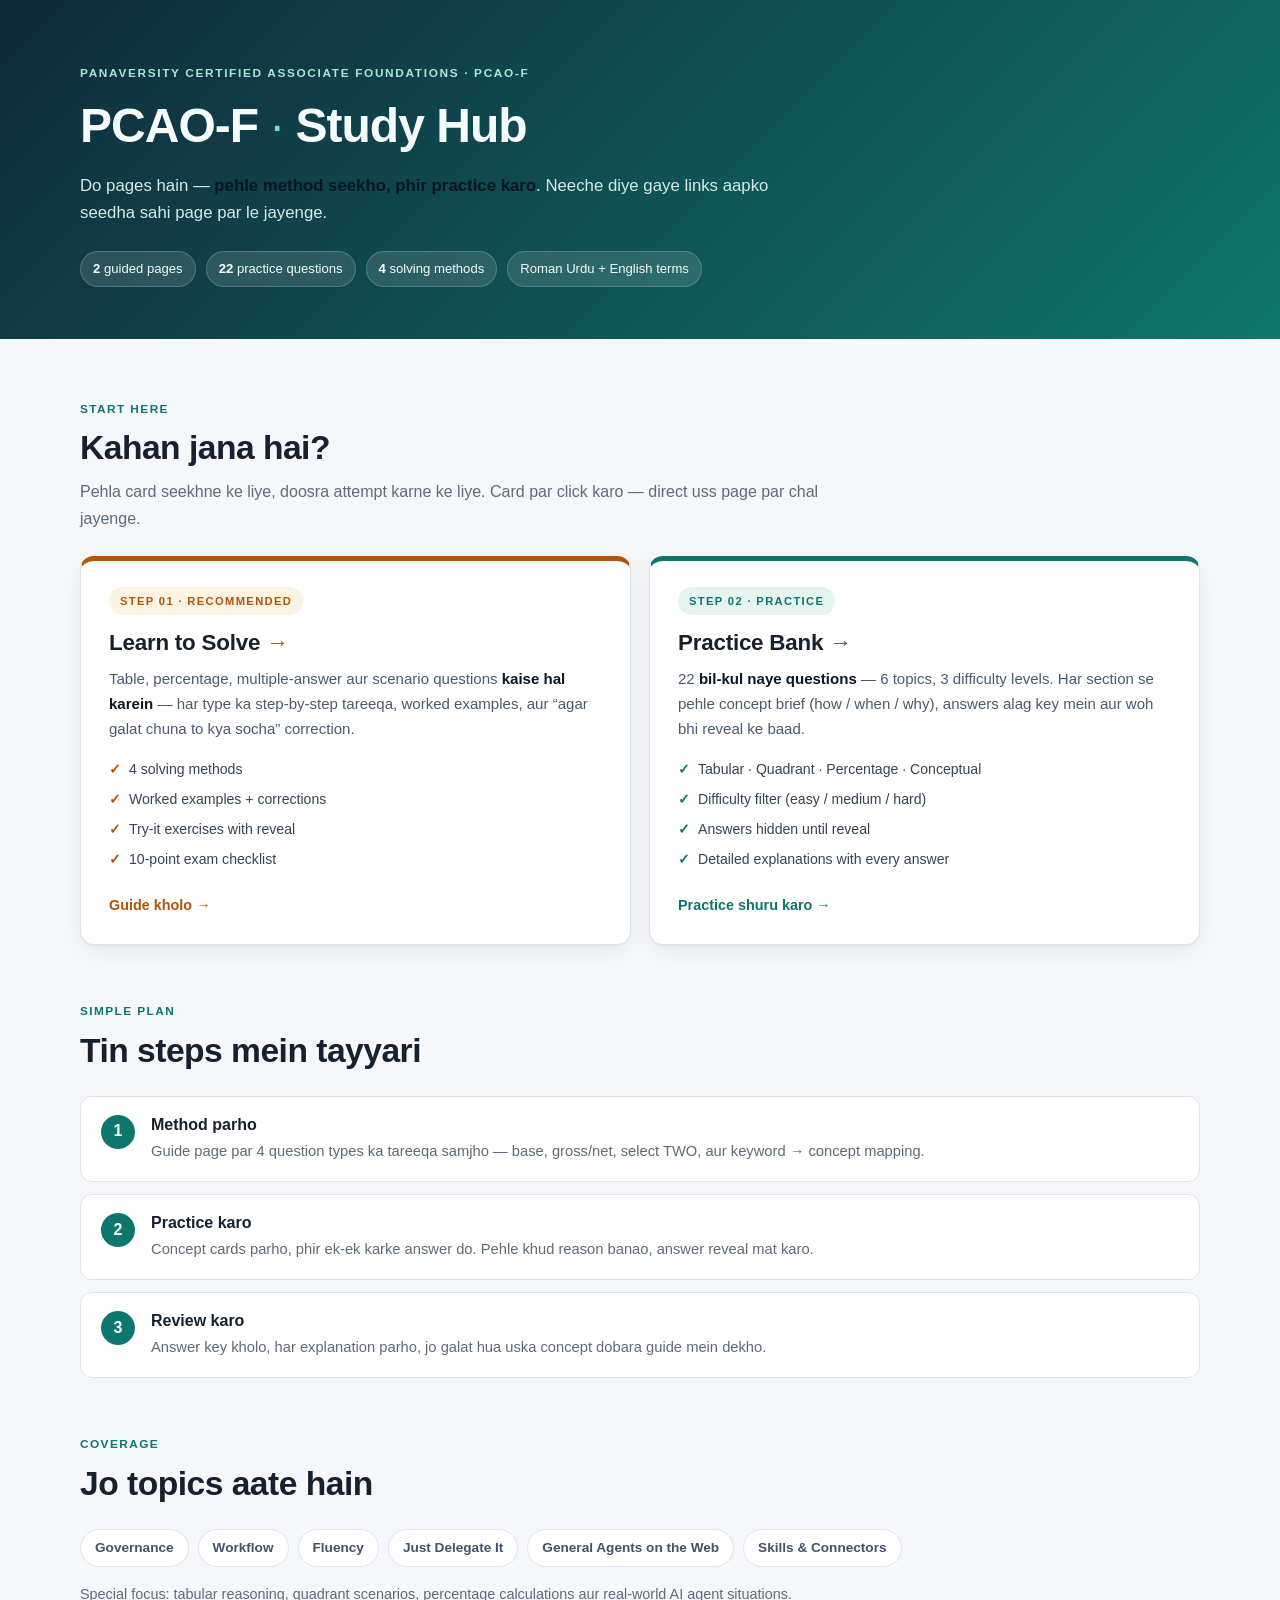
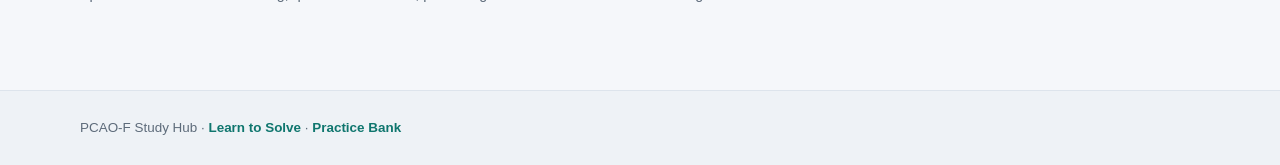
<file: index.html>
<!DOCTYPE html>
<html lang="en">
<head>
  <meta charset="UTF-8">
  <meta name="viewport" content="width=device-width, initial-scale=1.0">
  <title>PCAO-F Study Hub — Start Here</title>
  <link rel="stylesheet" href="styles.css">
  <link rel="stylesheet" href="home.css">
</head>
<body>
  <header class="site-header home-hero">
    <div class="wrap">
      <p class="eyebrow">Panaversity Certified Associate Foundations · PCAO-F</p>
      <h1>PCAO-F <span>·</span> Study Hub</h1>
      <p class="lede">Do pages hain — <strong>pehle method seekho, phir practice karo</strong>. Neeche diye gaye links aapko seedha sahi page par le jayenge.</p>
      <ul class="meta">
        <li><strong>2</strong> guided pages</li>
        <li><strong>22</strong> practice questions</li>
        <li><strong>4</strong> solving methods</li>
        <li>Roman Urdu + English terms</li>
      </ul>
    </div>
  </header>

  <main class="wrap home-main">
    <section class="home-section">
      <div class="section-head">
        <span class="kicker">Start here</span>
        <h2>Kahan jana hai?</h2>
        <p class="section-intro">Pehla card seekhne ke liye, doosra attempt karne ke liye. Card par click karo — direct uss page par chal jayenge.</p>
      </div>

      <div class="path-grid">
        <a class="path-card featured" href="learn.html">
          <span class="path-step">STEP 01 · RECOMMENDED</span>
          <h3>Learn to Solve <span class="arrow">→</span></h3>
          <p>Table, percentage, multiple-answer aur scenario questions <strong>kaise hal karein</strong> — har type ka step-by-step tareeqa, worked examples, aur “agar galat chuna to kya socha” correction.</p>
          <ul class="path-points">
            <li>4 solving methods</li>
            <li>Worked examples + corrections</li>
            <li>Try-it exercises with reveal</li>
            <li>10-point exam checklist</li>
          </ul>
          <span class="path-cta">Guide kholo →</span>
        </a>

        <a class="path-card" href="practice.html">
          <span class="path-step">STEP 02 · PRACTICE</span>
          <h3>Practice Bank <span class="arrow">→</span></h3>
          <p>22 <strong>bil-kul naye questions</strong> — 6 topics, 3 difficulty levels. Har section se pehle concept brief (how / when / why), answers alag key mein aur woh bhi reveal ke baad.</p>
          <ul class="path-points">
            <li>Tabular · Quadrant · Percentage · Conceptual</li>
            <li>Difficulty filter (easy / medium / hard)</li>
            <li>Answers hidden until reveal</li>
            <li>Detailed explanations with every answer</li>
          </ul>
          <span class="path-cta">Practice shuru karo →</span>
        </a>
      </div>
    </section>

    <section class="home-section">
      <div class="section-head">
        <span class="kicker">Simple plan</span>
        <h2>Tin steps mein tayyari</h2>
      </div>
      <ol class="flow">
        <li><span>1</span><div><h3>Method parho</h3><p>Guide page par 4 question types ka tareeqa samjho — base, gross/net, select TWO, aur keyword → concept mapping.</p></div></li>
        <li><span>2</span><div><h3>Practice karo</h3><p>Concept cards parho, phir ek-ek karke answer do. Pehle khud reason banao, answer reveal mat karo.</p></div></li>
        <li><span>3</span><div><h3>Review karo</h3><p>Answer key kholo, har explanation parho, jo galat hua uska concept dobara guide mein dekho.</p></div></li>
      </ol>
    </section>

    <section class="home-section">
      <div class="section-head">
        <span class="kicker">Coverage</span>
        <h2>Jo topics aate hain</h2>
      </div>
      <div class="topic-chips">
        <span>Governance</span>
        <span>Workflow</span>
        <span>Fluency</span>
        <span>Just Delegate It</span>
        <span>General Agents on the Web</span>
        <span>Skills &amp; Connectors</span>
      </div>
      <p class="home-note">Special focus: tabular reasoning, quadrant scenarios, percentage calculations aur real-world AI agent situations.</p>
    </section>
  </main>

  <footer class="site-footer">
    <div class="wrap"><p>PCAO-F Study Hub · <a href="learn.html">Learn to Solve</a> · <a href="practice.html">Practice Bank</a></p></div>
  </footer>
</body>
</html>
</file>
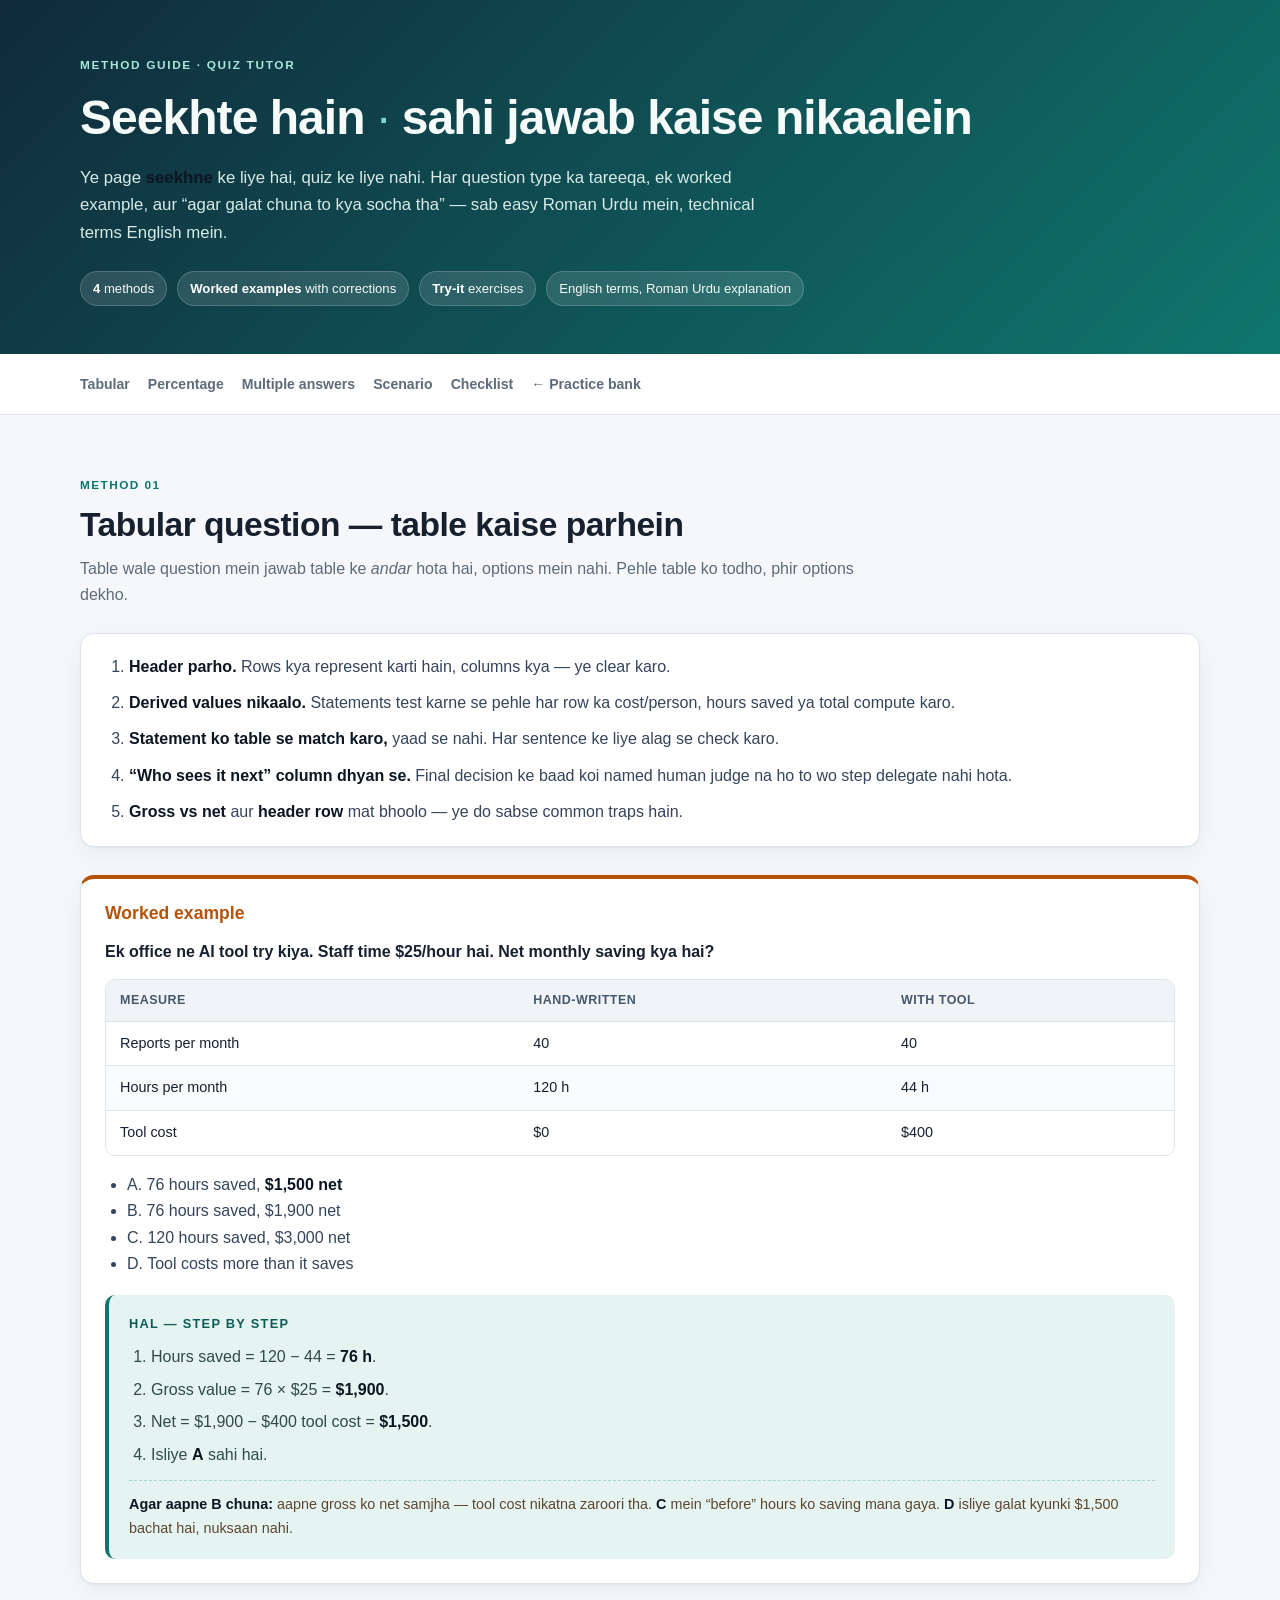
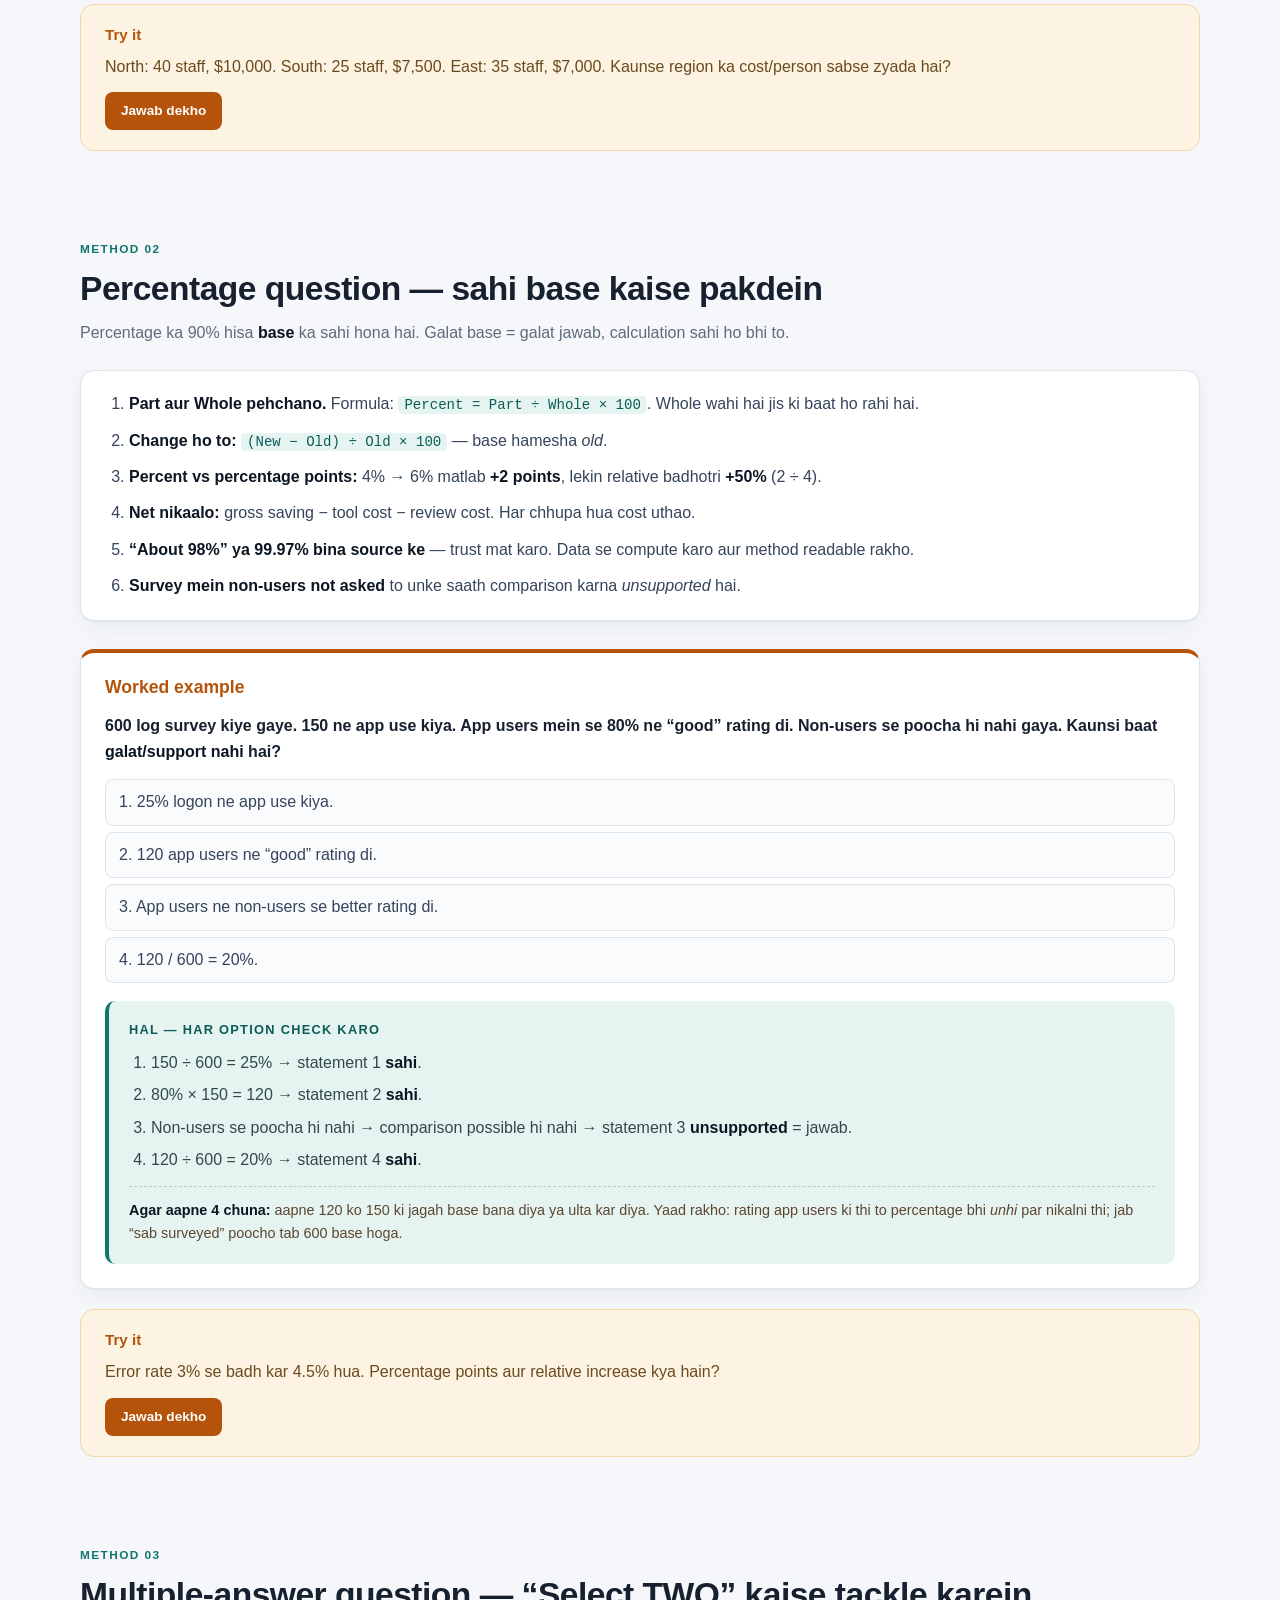
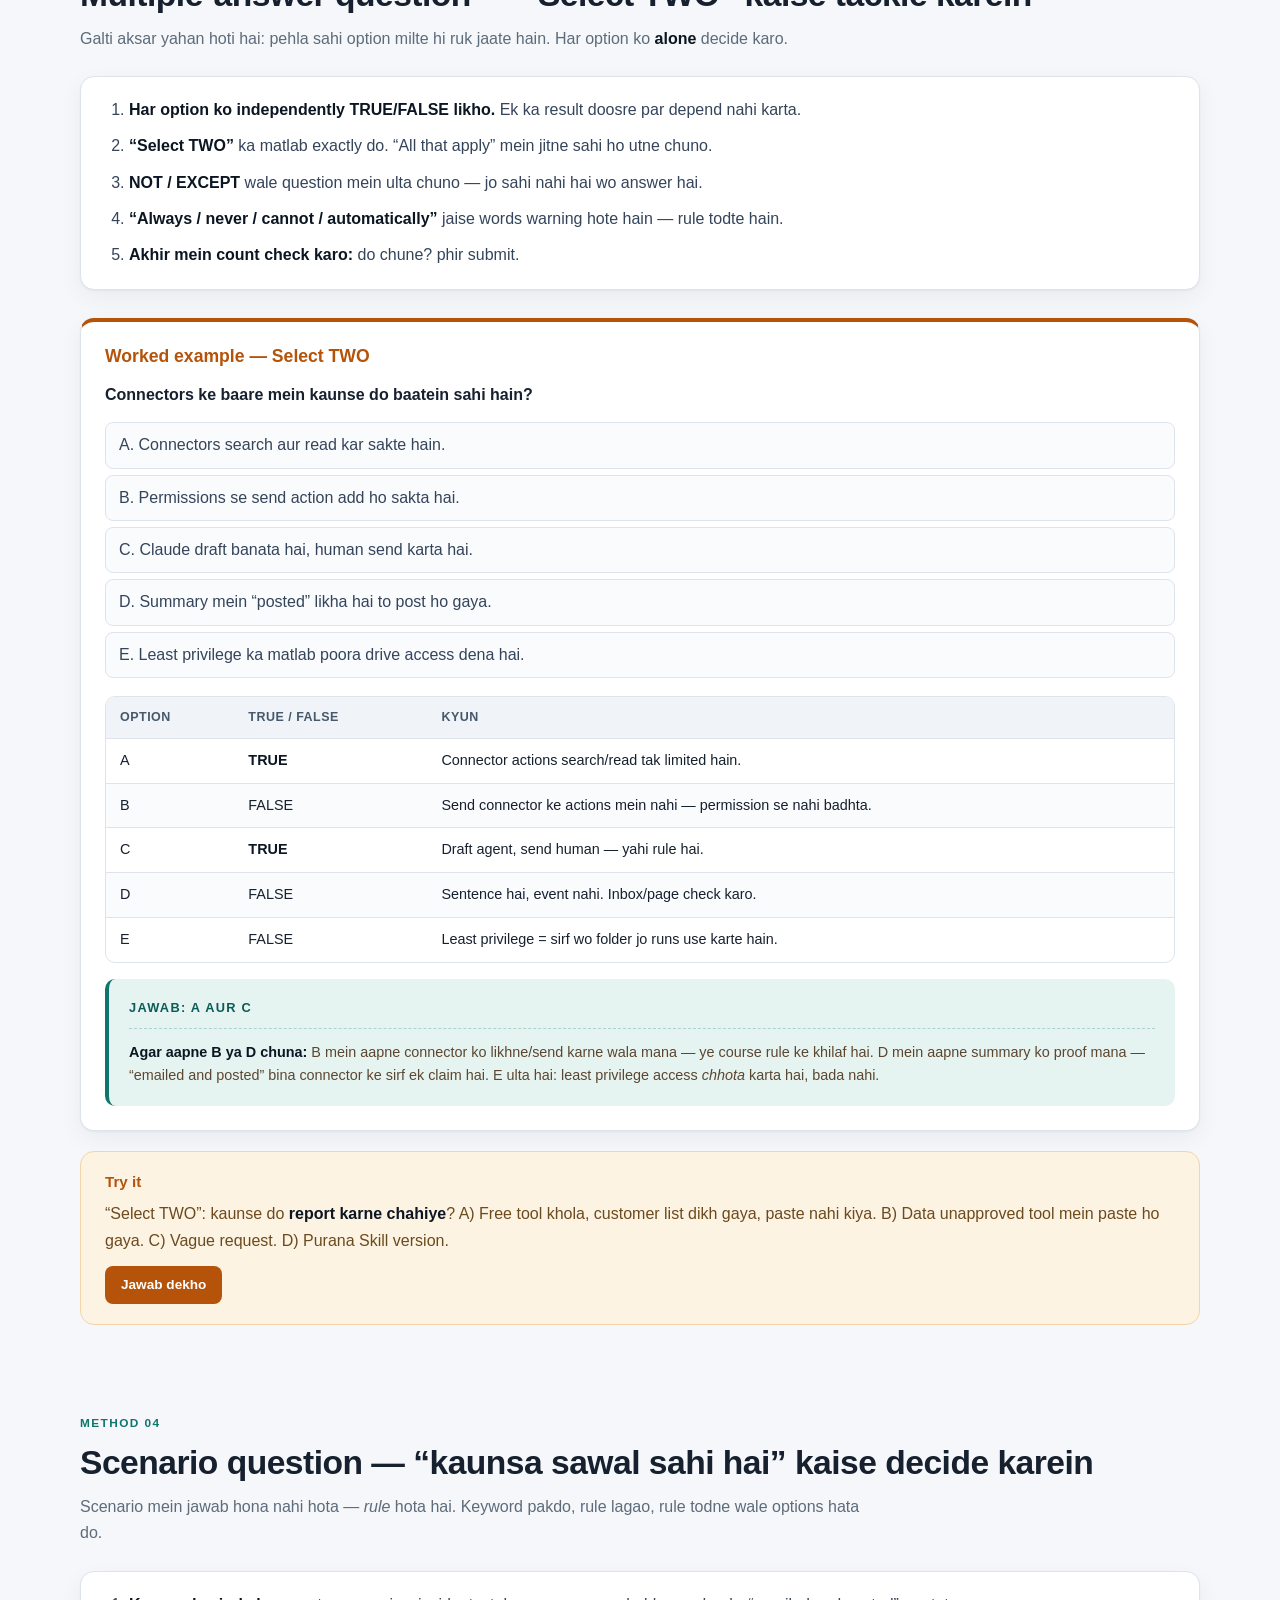
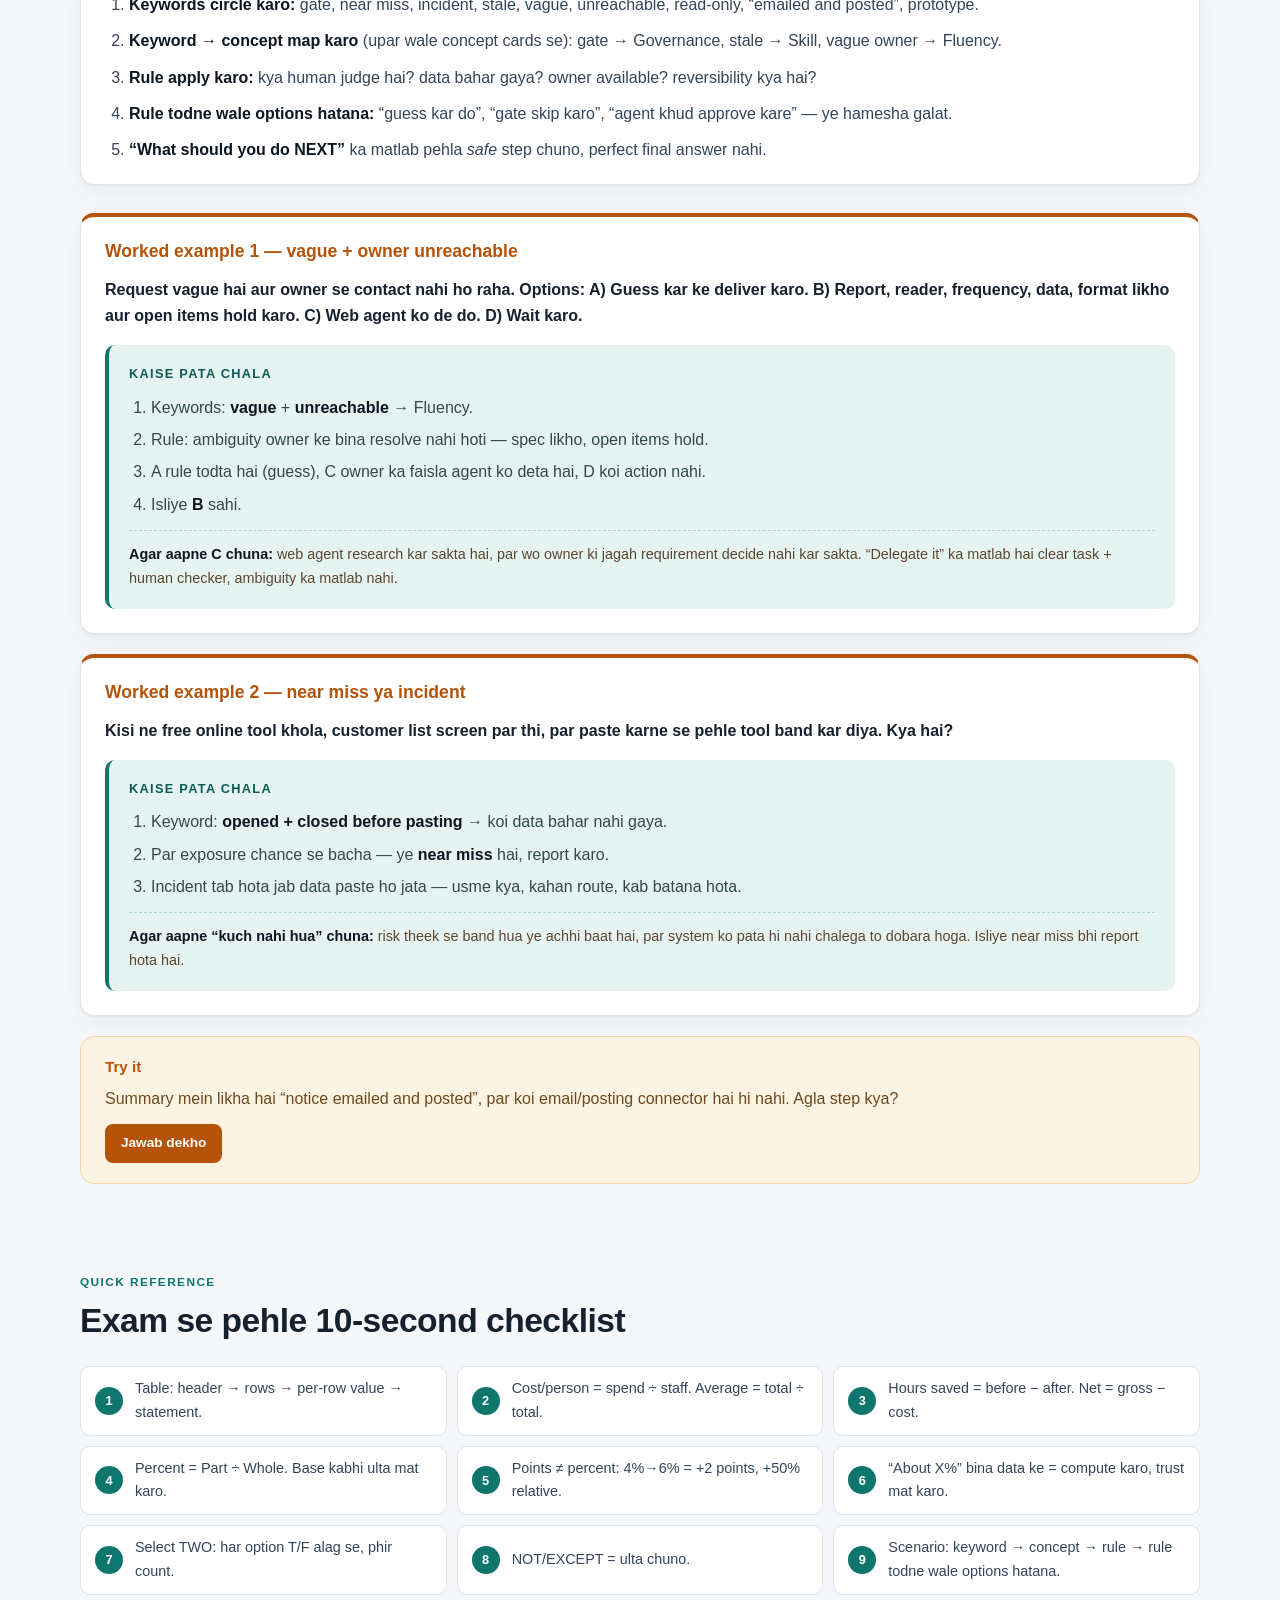
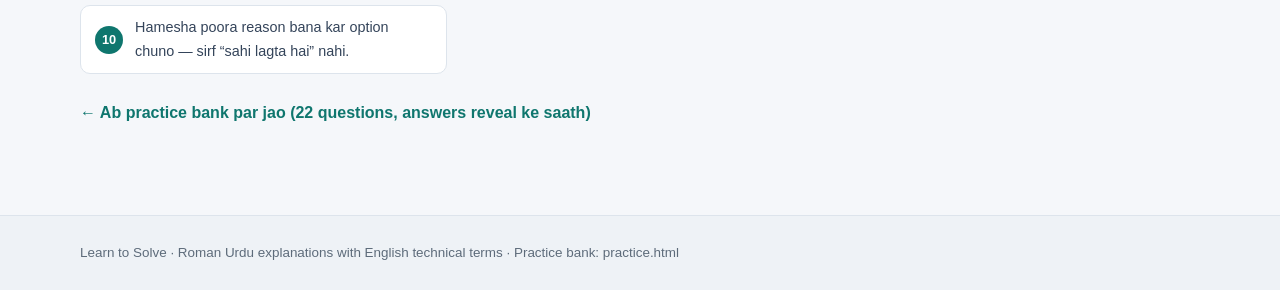
<file: learn.html>
<!DOCTYPE html>
<html lang="en">
<head>
  <meta charset="UTF-8">
  <meta name="viewport" content="width=device-width, initial-scale=1.0">
  <title>Quiz Tutor — Learn to Solve</title>
  <link rel="stylesheet" href="styles.css">
  <link rel="stylesheet" href="learn.css">
</head>
<body>
  <header class="site-header">
    <div class="wrap">
      <p class="eyebrow">Method guide · Quiz Tutor</p>
      <h1>Seekhte hain <span>·</span> sahi jawab kaise nikaalein</h1>
      <p class="lede">Ye page <strong>seekhne</strong> ke liye hai, quiz ke liye nahi. Har question type ka tareeqa, ek worked example, aur “agar galat chuna to kya socha tha” — sab easy Roman Urdu mein, technical terms English mein.</p>
      <ul class="meta">
        <li><strong>4</strong> methods</li>
        <li><strong>Worked examples</strong> with corrections</li>
        <li><strong>Try-it</strong> exercises</li>
        <li>English terms, Roman Urdu explanation</li>
      </ul>
    </div>
  </header>

  <nav class="nav" aria-label="Sections">
    <div class="wrap nav-inner">
      <div class="nav-links">
        <a href="#table">Tabular</a>
        <a href="#percent">Percentage</a>
        <a href="#multi">Multiple answers</a>
        <a href="#scenario">Scenario</a>
        <a href="#checklist">Checklist</a>
        <a href="practice.html">← Practice bank</a>
      </div>
    </div>
  </nav>

  <main class="wrap">
    <section id="table" class="block">
      <div class="section-head">
        <span class="kicker">Method 01</span>
        <h2>Tabular question — table kaise parhein</h2>
        <p class="section-intro">Table wale question mein jawab table ke <em>andar</em> hota hai, options mein nahi. Pehle table ko todho, phir options dekho.</p>
      </div>

      <ol class="method">
        <li><strong>Header parho.</strong> Rows kya represent karti hain, columns kya — ye clear karo.</li>
        <li><strong>Derived values nikaalo.</strong> Statements test karne se pehle har row ka cost/person, hours saved ya total compute karo.</li>
        <li><strong>Statement ko table se match karo,</strong> yaad se nahi. Har sentence ke liye alag se check karo.</li>
        <li><strong>“Who sees it next” column dhyan se.</strong> Final decision ke baad koi named human judge na ho to wo step delegate nahi hota.</li>
        <li><strong>Gross vs net</strong> aur <strong>header row</strong> mat bhoolo — ye do sabse common traps hain.</li>
      </ol>

      <article class="worked">
        <h3>Worked example</h3>
        <p class="q-text">Ek office ne AI tool try kiya. Staff time $25/hour hai. Net monthly saving kya hai?</p>
        <div class="table-scroll">
          <table>
            <thead><tr><th>Measure</th><th>Hand-written</th><th>With tool</th></tr></thead>
            <tbody>
              <tr><td>Reports per month</td><td>40</td><td>40</td></tr>
              <tr><td>Hours per month</td><td>120 h</td><td>44 h</td></tr>
              <tr><td>Tool cost</td><td>$0</td><td>$400</td></tr>
            </tbody>
          </table>
        </div>
        <ul class="opts-list">
          <li>A. 76 hours saved, <strong>$1,500 net</strong></li>
          <li>B. 76 hours saved, $1,900 net</li>
          <li>C. 120 hours saved, $3,000 net</li>
          <li>D. Tool costs more than it saves</li>
        </ul>

        <div class="solution">
          <h4>Hal — step by step</h4>
          <ol>
            <li>Hours saved = 120 − 44 = <strong>76 h</strong>.</li>
            <li>Gross value = 76 × $25 = <strong>$1,900</strong>.</li>
            <li>Net = $1,900 − $400 tool cost = <strong>$1,500</strong>.</li>
            <li>Isliye <strong>A</strong> sahi hai.</li>
          </ol>
          <p class="correction"><strong>Agar aapne B chuna:</strong> aapne gross ko net samjha — tool cost nikatna zaroori tha. <strong>C</strong> mein “before” hours ko saving mana gaya. <strong>D</strong> isliye galat kyunki $1,500 bachat hai, nuksaan nahi.</p>
        </div>
      </article>

      <div class="try-box">
        <h3>Try it</h3>
        <p>North: 40 staff, $10,000. South: 25 staff, $7,500. East: 35 staff, $7,000. Kaunse region ka cost/person sabse zyada hai?</p>
        <button type="button" class="reveal" data-target="tr1">Jawab dekho</button>
        <div class="tiny-answer" id="tr1" hidden><p>North = $250, South = $300, East = $200 → <strong>South</strong>. Pehle har row ka per-person nikaalo, phir compare karo.</p></div>
      </div>
    </section>

    <section id="percent" class="block">
      <div class="section-head">
        <span class="kicker">Method 02</span>
        <h2>Percentage question — sahi base kaise pakdein</h2>
        <p class="section-intro">Percentage ka 90% hisa <strong>base</strong> ka sahi hona hai. Galat base = galat jawab, calculation sahi ho bhi to.</p>
      </div>

      <ol class="method">
        <li><strong>Part aur Whole pehchano.</strong> Formula: <code>Percent = Part ÷ Whole × 100</code>. Whole wahi hai jis ki baat ho rahi hai.</li>
        <li><strong>Change ho to:</strong> <code>(New − Old) ÷ Old × 100</code> — base hamesha <em>old</em>.</li>
        <li><strong>Percent vs percentage points:</strong> 4% → 6% matlab <strong>+2 points</strong>, lekin relative badhotri <strong>+50%</strong> (2 ÷ 4).</li>
        <li><strong>Net nikaalo:</strong> gross saving − tool cost − review cost. Har chhupa hua cost uthao.</li>
        <li><strong>“About 98%” ya 99.97% bina source ke</strong> — trust mat karo. Data se compute karo aur method readable rakho.</li>
        <li><strong>Survey mein non-users not asked</strong> to unke saath comparison karna <em>unsupported</em> hai.</li>
      </ol>

      <article class="worked">
        <h3>Worked example</h3>
        <p class="q-text">600 log survey kiye gaye. 150 ne app use kiya. App users mein se 80% ne “good” rating di. Non-users se poocha hi nahi gaya. Kaunsi baat <strong>galat/support nahi</strong> hai?</p>
        <ol class="opts-list styled">
          <li>1. 25% logon ne app use kiya.</li>
          <li>2. 120 app users ne “good” rating di.</li>
          <li>3. App users ne non-users se better rating di.</li>
          <li>4. 120 / 600 = 20%.</li>
        </ol>
        <div class="solution">
          <h4>Hal — har option check karo</h4>
          <ol>
            <li>150 ÷ 600 = 25% → statement 1 <strong>sahi</strong>.</li>
            <li>80% × 150 = 120 → statement 2 <strong>sahi</strong>.</li>
            <li>Non-users se poocha hi nahi → comparison possible hi nahi → statement 3 <strong>unsupported</strong> = jawab.</li>
            <li>120 ÷ 600 = 20% → statement 4 <strong>sahi</strong>.</li>
          </ol>
          <p class="correction"><strong>Agar aapne 4 chuna:</strong> aapne 120 ko 150 ki jagah base bana diya ya ulta kar diya. Yaad rakho: rating app users ki thi to percentage bhi <em>unhi</em> par nikalni thi; jab “sab surveyed” poocho tab 600 base hoga.</p>
        </div>
      </article>

      <div class="try-box">
        <h3>Try it</h3>
        <p>Error rate 3% se badh kar 4.5% hua. Percentage points aur relative increase kya hain?</p>
        <button type="button" class="reveal" data-target="tr2">Jawab dekho</button>
        <div class="tiny-answer" id="tr2" hidden><p><strong>+1.5 percentage points</strong> (4.5 − 3) aur <strong>+50% relative</strong> (1.5 ÷ 3 = 0.5). “1.5% relative” bolna galat hai.</p></div>
      </div>
    </section>

    <section id="multi" class="block">
      <div class="section-head">
        <span class="kicker">Method 03</span>
        <h2>Multiple-answer question — “Select TWO” kaise tackle karein</h2>
        <p class="section-intro">Galti aksar yahan hoti hai: pehla sahi option milte hi ruk jaate hain. Har option ko <strong>alone</strong> decide karo.</p>
      </div>

      <ol class="method">
        <li><strong>Har option ko independently TRUE/FALSE likho.</strong> Ek ka result doosre par depend nahi karta.</li>
        <li><strong>“Select TWO”</strong> ka matlab exactly do. “All that apply” mein jitne sahi ho utne chuno.</li>
        <li><strong>NOT / EXCEPT</strong> wale question mein ulta chuno — jo sahi nahi hai wo answer hai.</li>
        <li><strong>“Always / never / cannot / automatically”</strong> jaise words warning hote hain — rule todte hain.</li>
        <li><strong>Akhir mein count check karo:</strong> do chune? phir submit.</li>
      </ol>

      <article class="worked">
        <h3>Worked example — Select TWO</h3>
        <p class="q-text">Connectors ke baare mein kaunse do baatein sahi hain?</p>
        <ul class="opts-list styled">
          <li>A. Connectors search aur read kar sakte hain.</li>
          <li>B. Permissions se send action add ho sakta hai.</li>
          <li>C. Claude draft banata hai, human send karta hai.</li>
          <li>D. Summary mein “posted” likha hai to post ho gaya.</li>
          <li>E. Least privilege ka matlab poora drive access dena hai.</li>
        </ul>
        <div class="table-scroll">
          <table>
            <thead><tr><th>Option</th><th>True / False</th><th>Kyun</th></tr></thead>
            <tbody>
              <tr><td>A</td><td><strong>TRUE</strong></td><td>Connector actions search/read tak limited hain.</td></tr>
              <tr><td>B</td><td>FALSE</td><td>Send connector ke actions mein nahi — permission se nahi badhta.</td></tr>
              <tr><td>C</td><td><strong>TRUE</strong></td><td>Draft agent, send human — yahi rule hai.</td></tr>
              <tr><td>D</td><td>FALSE</td><td>Sentence hai, event nahi. Inbox/page check karo.</td></tr>
              <tr><td>E</td><td>FALSE</td><td>Least privilege = sirf wo folder jo runs use karte hain.</td></tr>
            </tbody>
          </table>
        </div>
        <div class="solution">
          <h4>Jawab: A aur C</h4>
          <p class="correction"><strong>Agar aapne B ya D chuna:</strong> B mein aapne connector ko likhne/send karne wala mana — ye course rule ke khilaf hai. D mein aapne summary ko proof mana — “emailed and posted” bina connector ke sirf ek claim hai. E ulta hai: least privilege access <em>chhota</em> karta hai, bada nahi.</p>
        </div>
      </article>

      <div class="try-box">
        <h3>Try it</h3>
        <p>“Select TWO”: kaunse do <strong>report karne chahiye</strong>? A) Free tool khola, customer list dikh gaya, paste nahi kiya. B) Data unapproved tool mein paste ho gaya. C) Vague request. D) Purana Skill version.</p>
        <button type="button" class="reveal" data-target="tr3">Jawab dekho</button>
        <div class="tiny-answer" id="tr3" hidden><p><strong>A aur B.</strong> A near miss hai (report karo), B incident hai (report karo — kya, kahan route, kab). C aur D report karne wale events nahi; unka fix alag hai.</p></div>
      </div>
    </section>

    <section id="scenario" class="block">
      <div class="section-head">
        <span class="kicker">Method 04</span>
        <h2>Scenario question — “kaunsa sawal sahi hai” kaise decide karein</h2>
        <p class="section-intro">Scenario mein jawab hona nahi hota — <em>rule</em> hota hai. Keyword pakdo, rule lagao, rule todne wale options hata do.</p>
      </div>

      <ol class="method">
        <li><strong>Keywords circle karo:</strong> gate, near miss, incident, stale, vague, unreachable, read-only, “emailed and posted”, prototype.</li>
        <li><strong>Keyword → concept map karo</strong> (upar wale concept cards se): gate → Governance, stale → Skill, vague owner → Fluency.</li>
        <li><strong>Rule apply karo:</strong> kya human judge hai? data bahar gaya? owner available? reversibility kya hai?</li>
        <li><strong>Rule todne wale options hatana:</strong> “guess kar do”, “gate skip karo”, “agent khud approve kare” — ye hamesha galat.</li>
        <li><strong>“What should you do NEXT”</strong> ka matlab pehla <em>safe</em> step chuno, perfect final answer nahi.</li>
      </ol>

      <article class="worked">
        <h3>Worked example 1 — vague + owner unreachable</h3>
        <p class="q-text">Request vague hai aur owner se contact nahi ho raha. Options: A) Guess kar ke deliver karo. B) Report, reader, frequency, data, format likho aur open items hold karo. C) Web agent ko de do. D) Wait karo.</p>
        <div class="solution">
          <h4>Kaise pata chala</h4>
          <ol>
            <li>Keywords: <strong>vague</strong> + <strong>unreachable</strong> → Fluency.</li>
            <li>Rule: ambiguity owner ke bina resolve nahi hoti — spec likho, open items hold.</li>
            <li>A rule todta hai (guess), C owner ka faisla agent ko deta hai, D koi action nahi.</li>
            <li>Isliye <strong>B</strong> sahi.</li>
          </ol>
          <p class="correction"><strong>Agar aapne C chuna:</strong> web agent research kar sakta hai, par wo owner ki jagah requirement decide nahi kar sakta. “Delegate it” ka matlab hai clear task + human checker, ambiguity ka matlab nahi.</p>
        </div>
      </article>

      <article class="worked">
        <h3>Worked example 2 — near miss ya incident</h3>
        <p class="q-text">Kisi ne free online tool khola, customer list screen par thi, par paste karne se pehle tool band kar diya. Kya hai?</p>
        <div class="solution">
          <h4>Kaise pata chala</h4>
          <ol>
            <li>Keyword: <strong>opened + closed before pasting</strong> → koi data bahar nahi gaya.</li>
            <li>Par exposure chance se bacha — ye <strong>near miss</strong> hai, report karo.</li>
            <li>Incident tab hota jab data paste ho jata — usme kya, kahan route, kab batana hota.</li>
          </ol>
          <p class="correction"><strong>Agar aapne “kuch nahi hua” chuna:</strong> risk theek se band hua ye achhi baat hai, par system ko pata hi nahi chalega to dobara hoga. Isliye near miss bhi report hota hai.</p>
        </div>
      </article>

      <div class="try-box">
        <h3>Try it</h3>
        <p>Summary mein likha hai “notice emailed and posted”, par koi email/posting connector hai hi nahi. Agla step kya?</p>
        <button type="button" class="reveal" data-target="tr4">Jawab dekho</button>
        <div class="tiny-answer" id="tr4" hidden><p>Ye <strong>sentence hai, event nahi</strong>. Pehle inbox/page check karo, phir agar nahi hua to khud karo. Connector ke bina agent ne send nahi kiya.</p></div>
      </div>
    </section>

    <section id="checklist" class="block">
      <div class="section-head">
        <span class="kicker">Quick reference</span>
        <h2>Exam se pehle 10-second checklist</h2>
      </div>
      <div class="checklist">
        <div><span>1</span><p>Table: header → rows → per-row value → statement.</p></div>
        <div><span>2</span><p>Cost/person = spend ÷ staff. Average = total ÷ total.</p></div>
        <div><span>3</span><p>Hours saved = before − after. Net = gross − cost.</p></div>
        <div><span>4</span><p>Percent = Part ÷ Whole. Base kabhi ulta mat karo.</p></div>
        <div><span>5</span><p>Points ≠ percent: 4%→6% = +2 points, +50% relative.</p></div>
        <div><span>6</span><p>“About X%” bina data ke = compute karo, trust mat karo.</p></div>
        <div><span>7</span><p>Select TWO: har option T/F alag se, phir count.</p></div>
        <div><span>8</span><p>NOT/EXCEPT = ulta chuno.</p></div>
        <div><span>9</span><p>Scenario: keyword → concept → rule → rule todne wale options hatana.</p></div>
        <div><span>10</span><p>Hamesha poora reason bana kar option chuno — sirf “sahi lagta hai” nahi.</p></div>
      </div>
      <p class="back-link"><a href="practice.html">← Ab practice bank par jao (22 questions, answers reveal ke saath)</a></p>
    </section>
  </main>

  <footer class="site-footer">
    <div class="wrap"><p>Learn to Solve · Roman Urdu explanations with English technical terms · Practice bank: practice.html</p></div>
  </footer>

  <script>
    document.querySelectorAll('.reveal').forEach(button => {
      button.addEventListener('click', () => {
        const target = document.getElementById(button.dataset.target);
        target.hidden = !target.hidden;
        button.textContent = target.hidden ? 'Jawab dekho' : 'Jawab chhupao';
      });
    });
  </script>
</body>
</html>
</file>
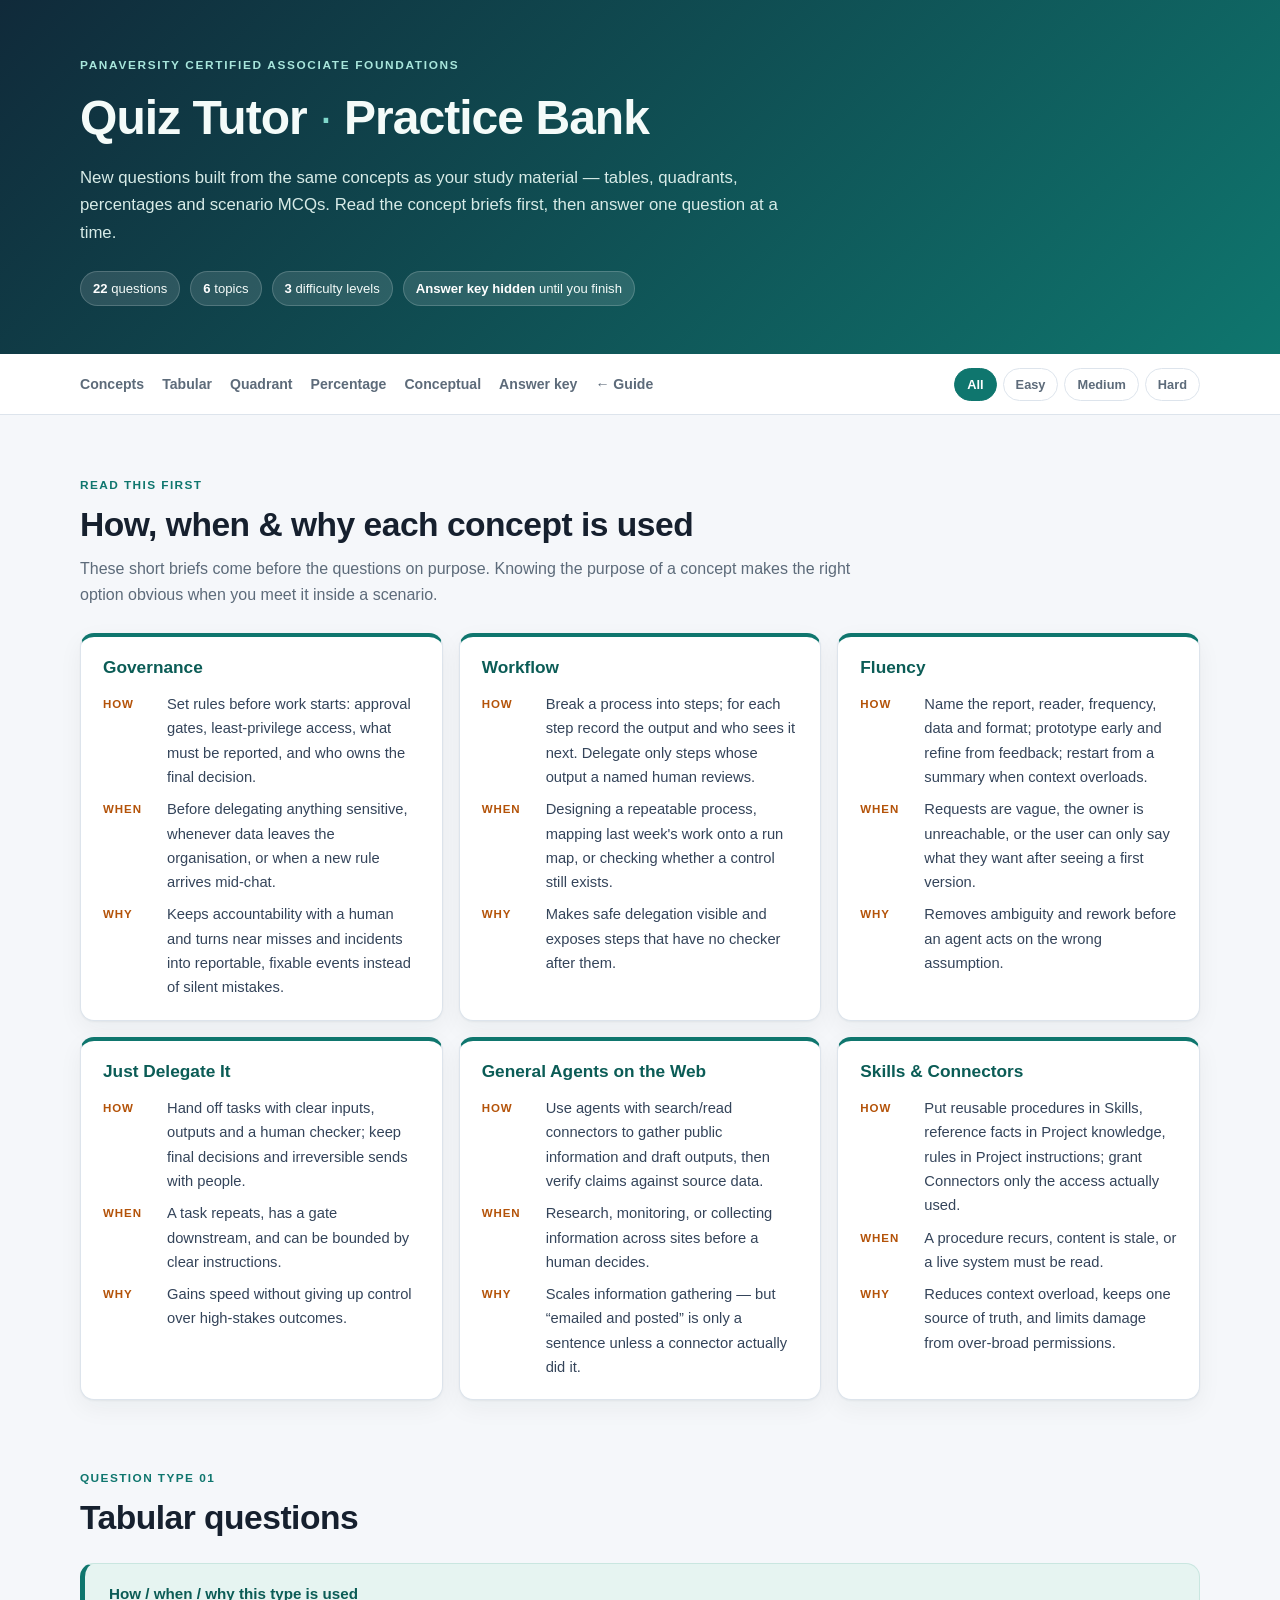
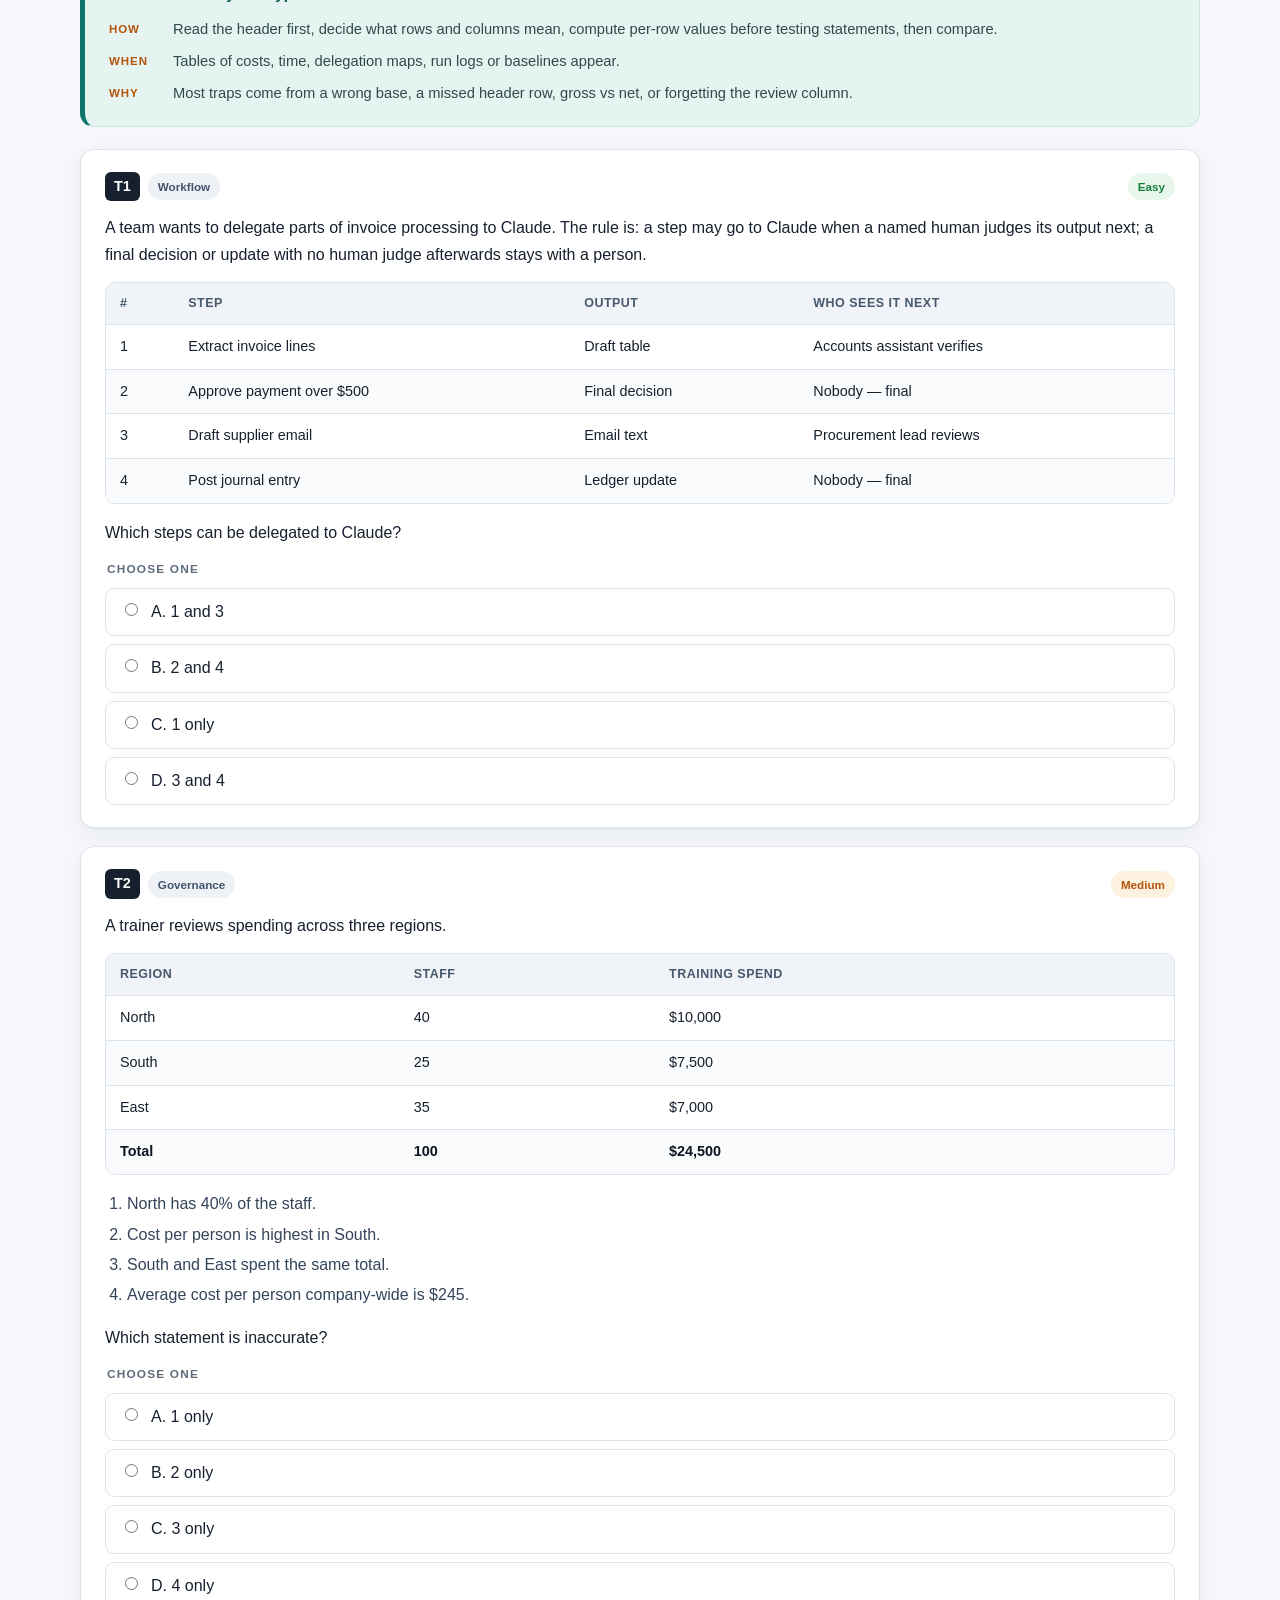
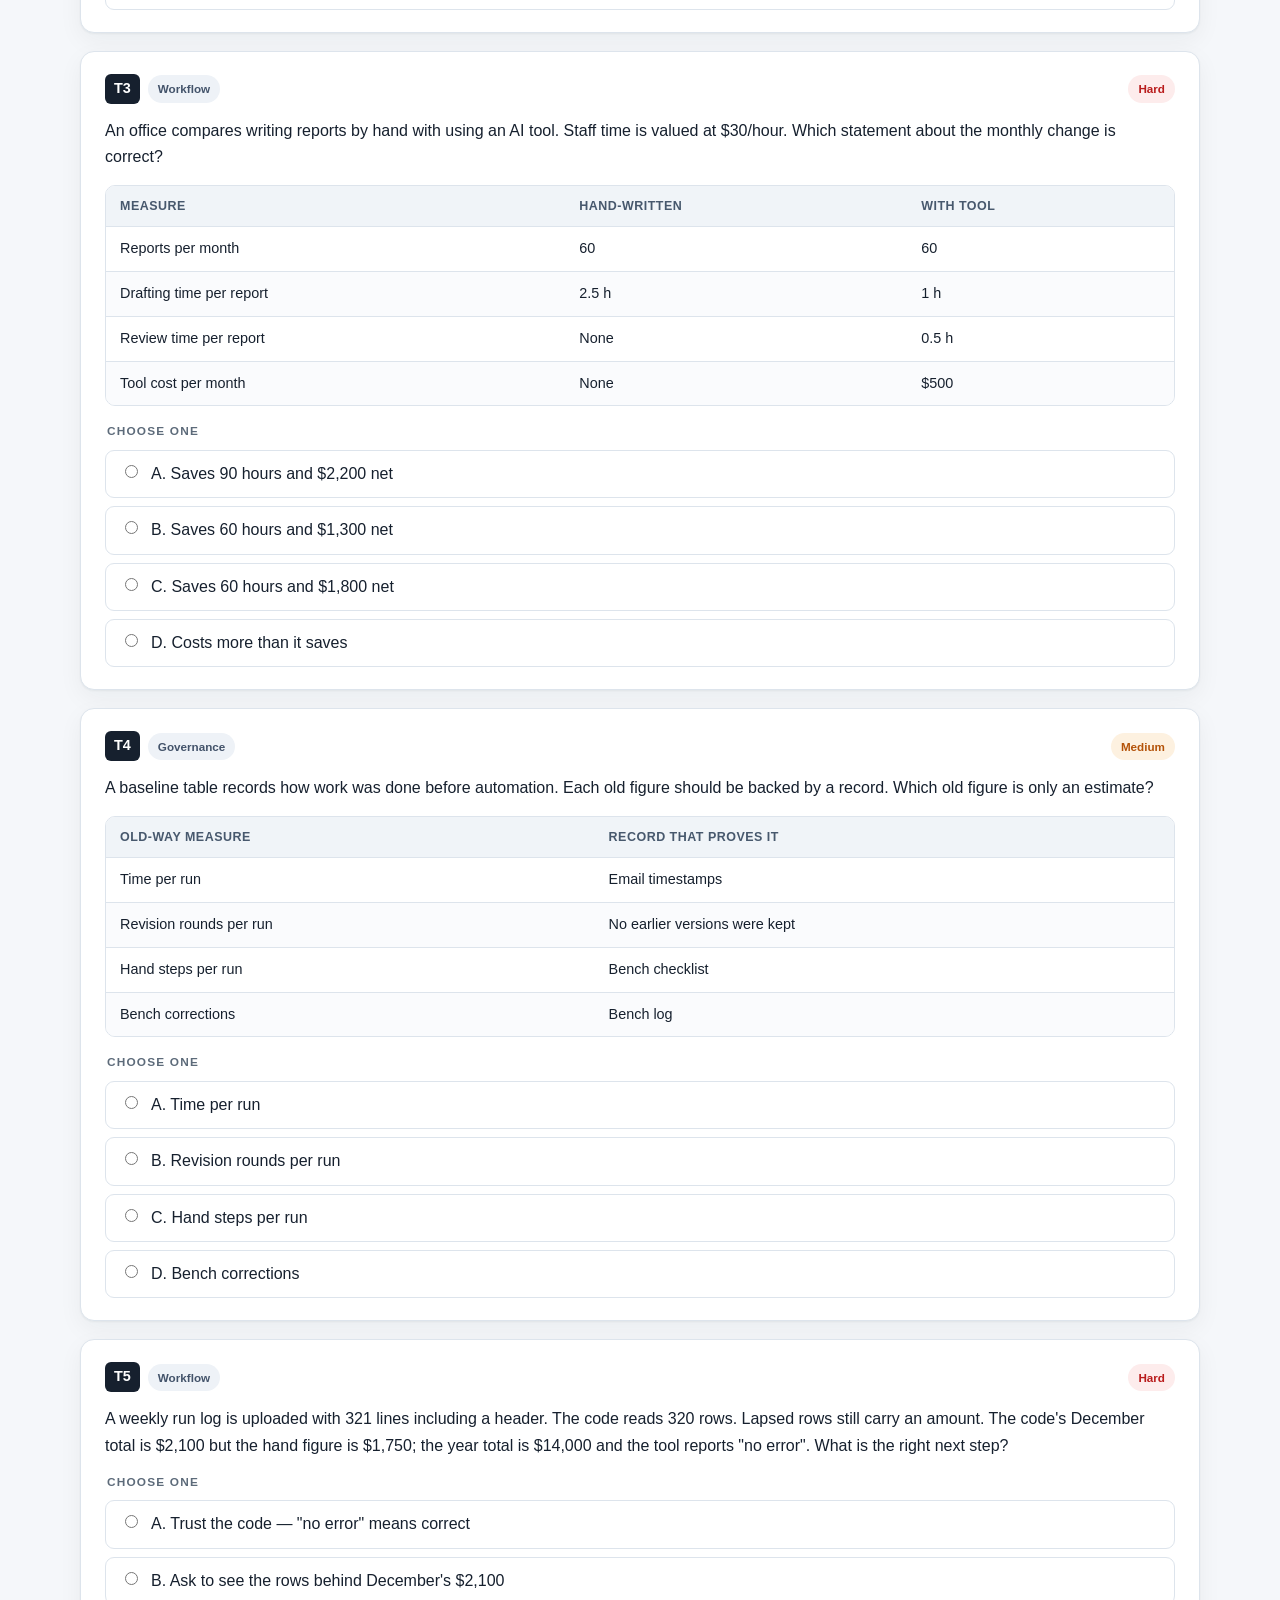
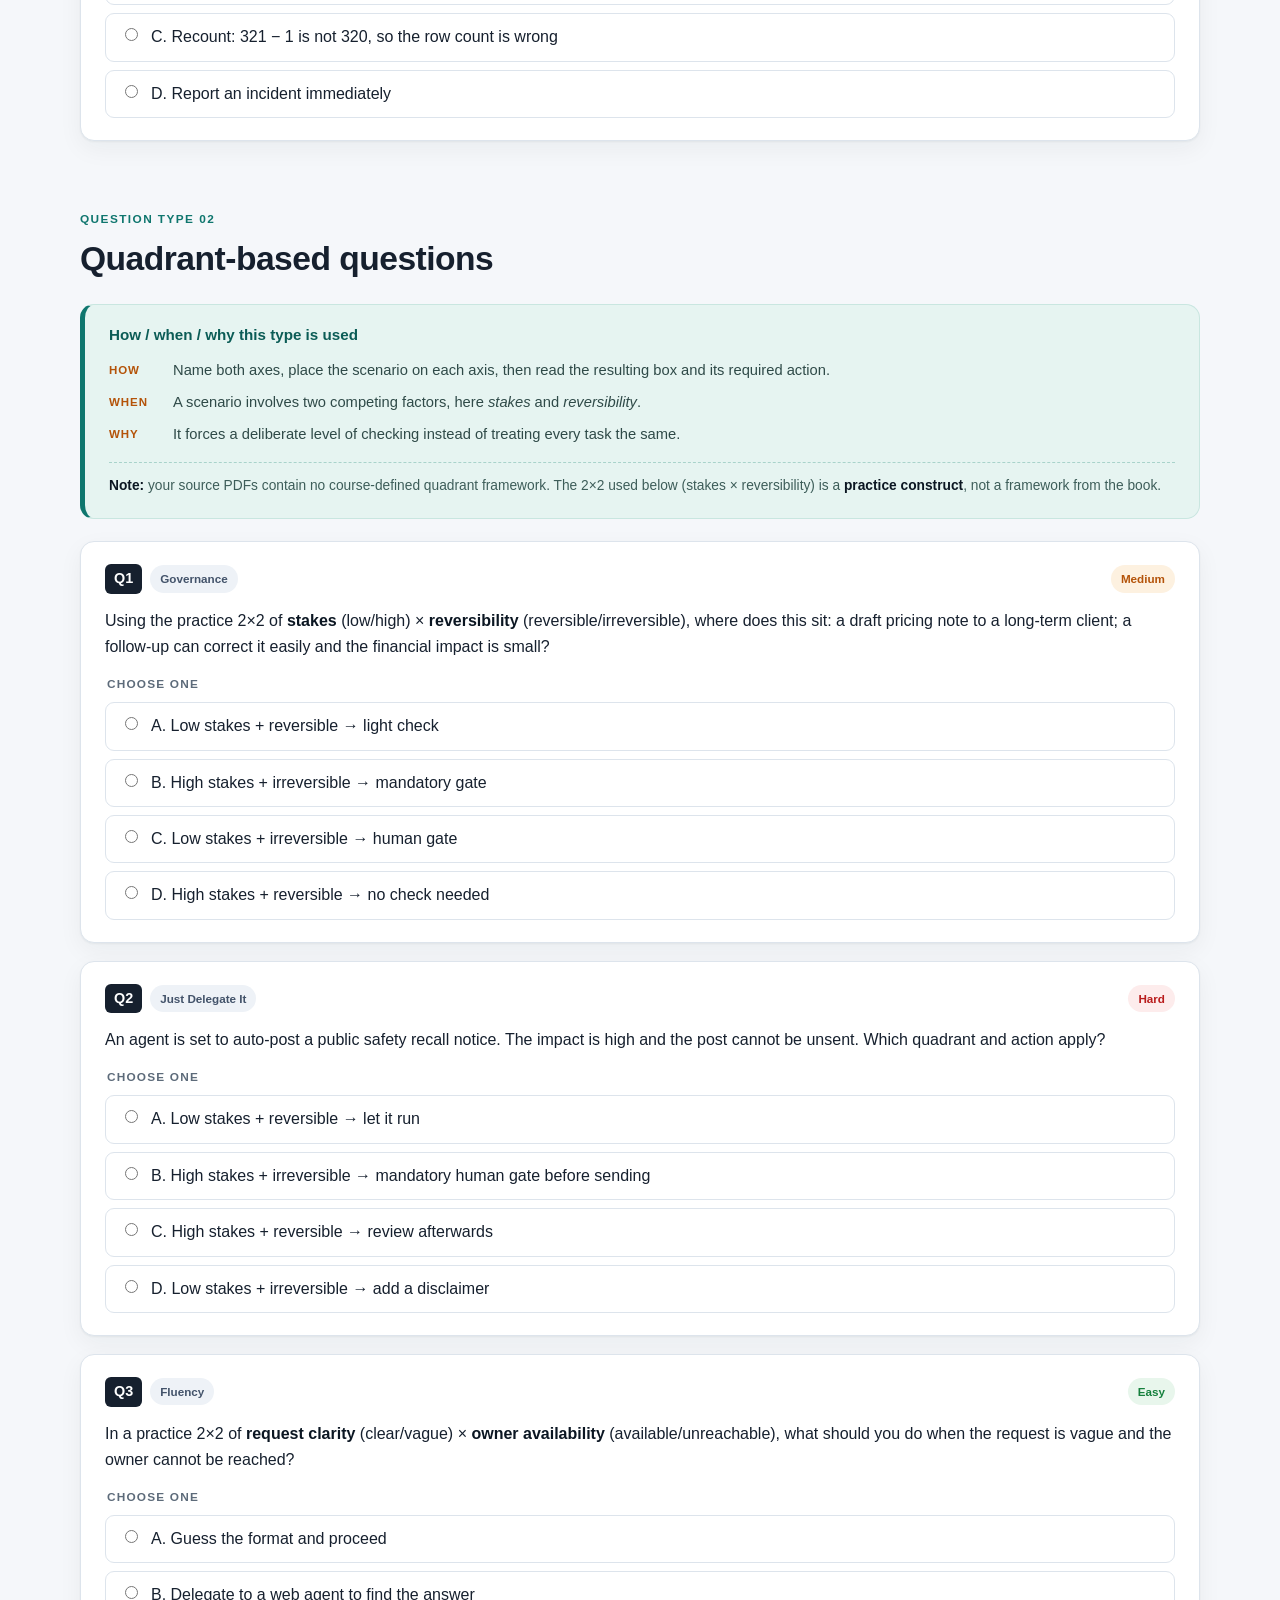
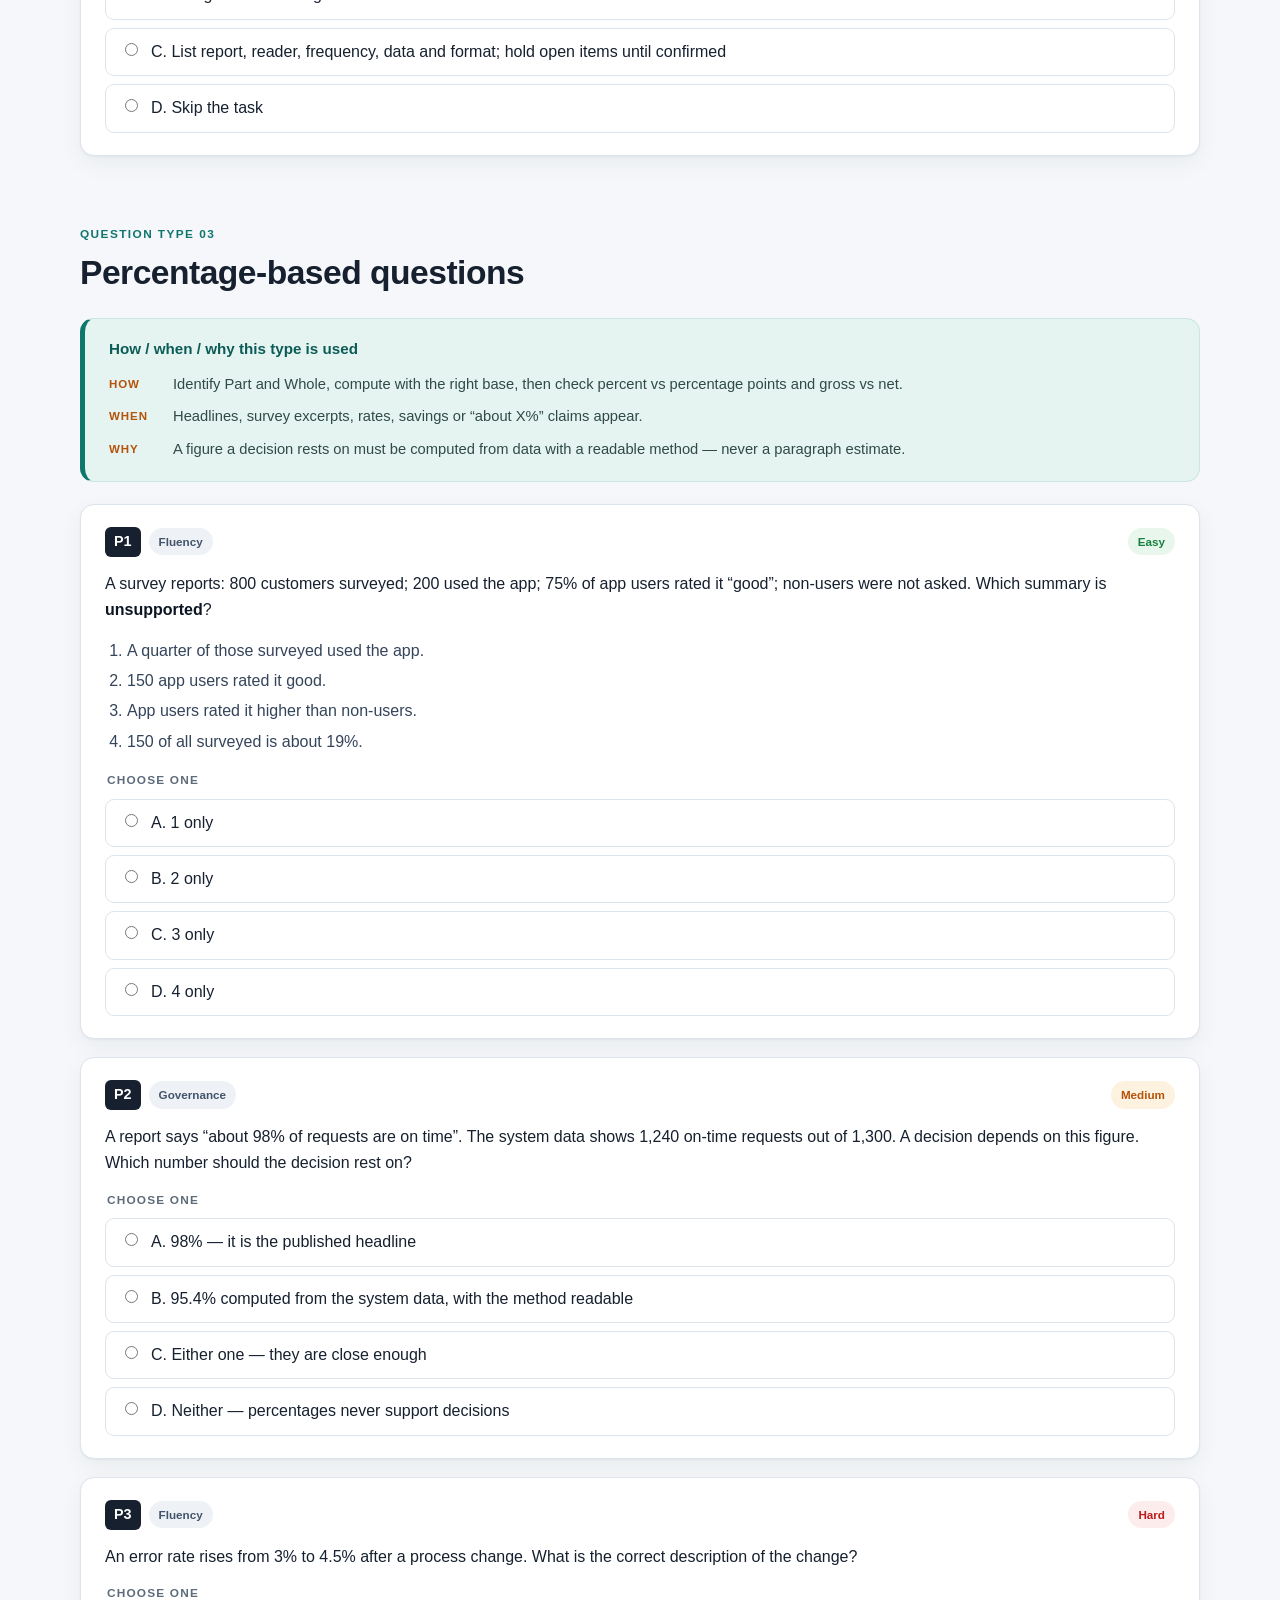
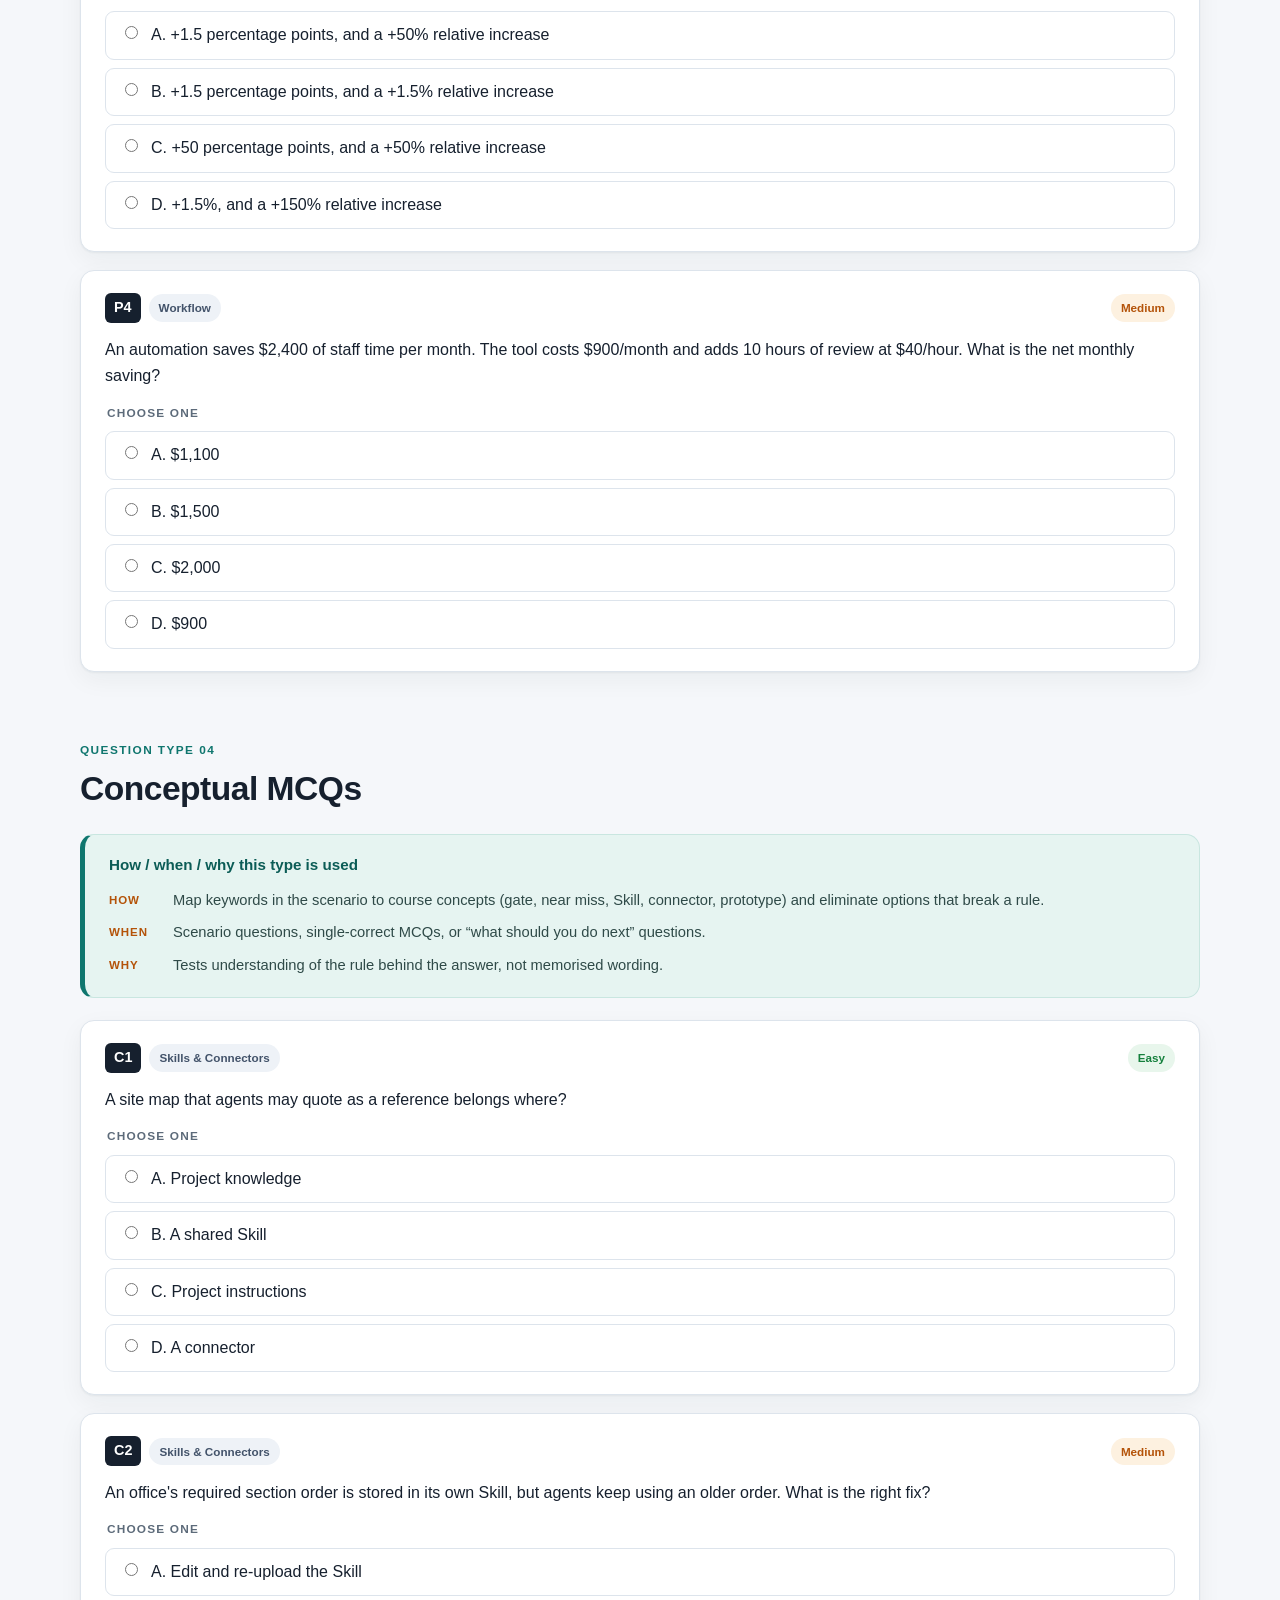
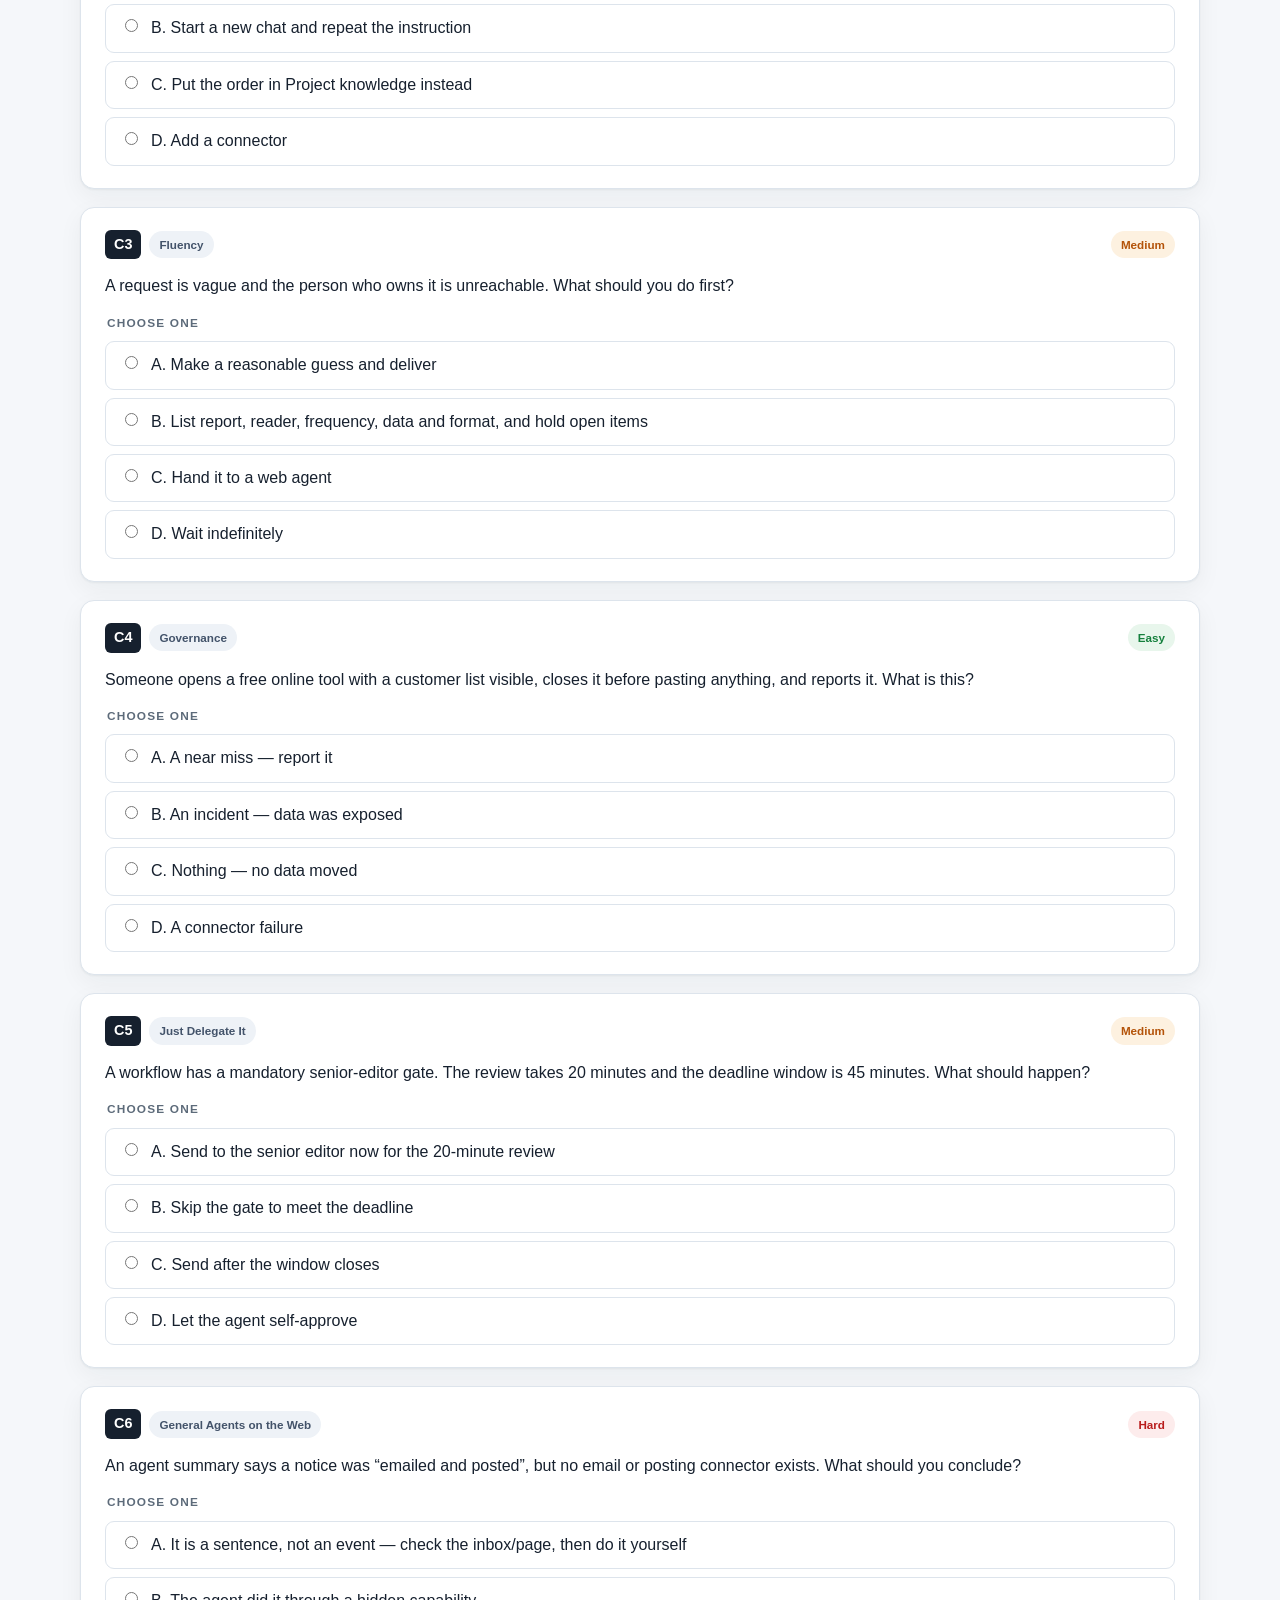
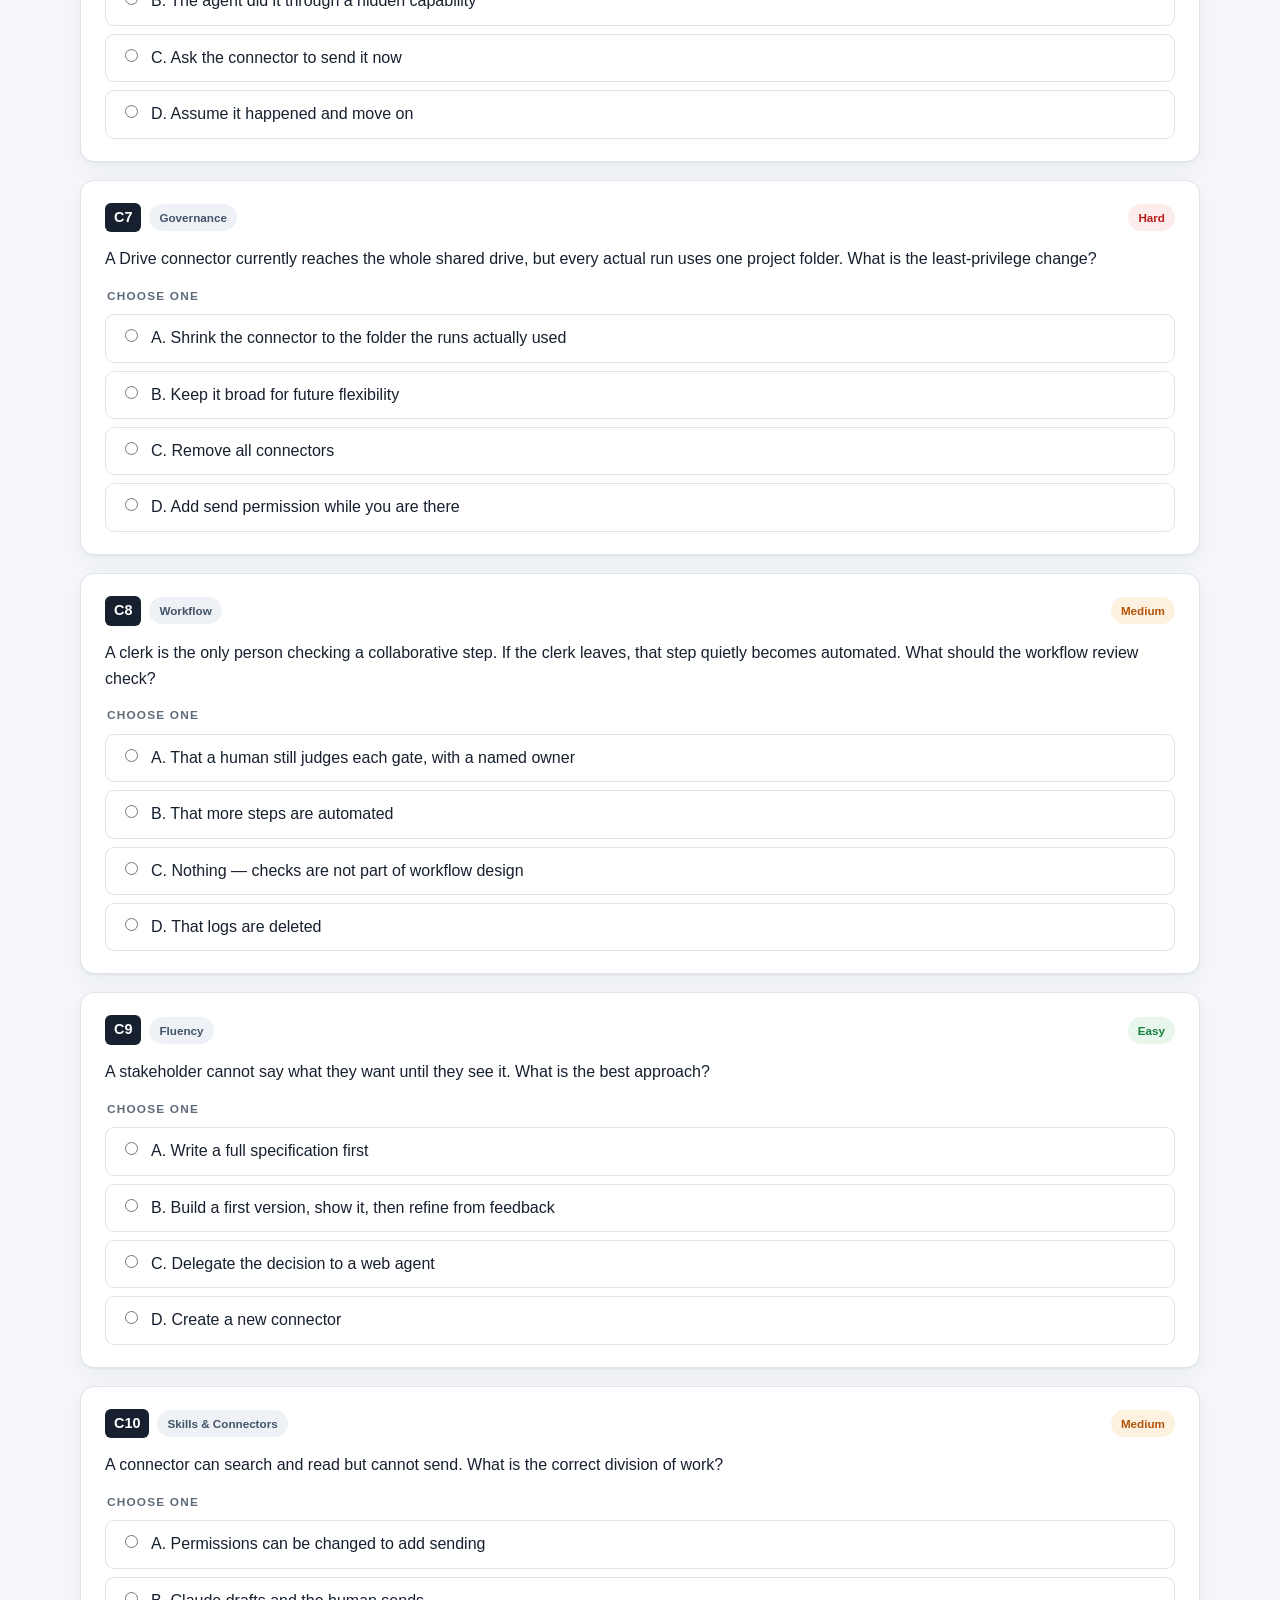
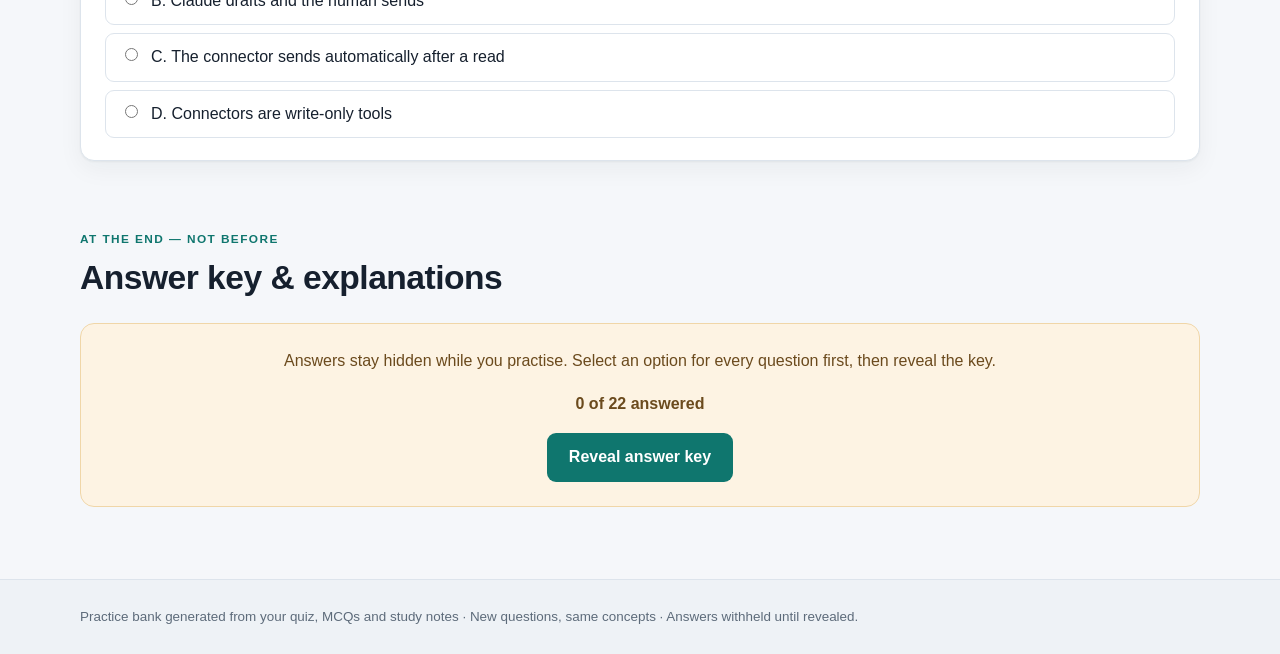
<file: practice.html>
<!DOCTYPE html>
<html lang="en">
<head>
  <meta charset="UTF-8">
  <meta name="viewport" content="width=device-width, initial-scale=1.0">
  <title>Quiz Tutor — Practice Bank</title>
  <link rel="stylesheet" href="styles.css">
</head>
<body>
  <header class="site-header">
    <div class="wrap">
      <p class="eyebrow">Panaversity Certified Associate Foundations</p>
      <h1>Quiz Tutor <span>·</span> Practice Bank</h1>
      <p class="lede">New questions built from the same concepts as your study material — tables, quadrants, percentages and scenario MCQs. Read the concept briefs first, then answer one question at a time.</p>
      <ul class="meta">
        <li><strong>22</strong> questions</li>
        <li><strong>6</strong> topics</li>
        <li><strong>3</strong> difficulty levels</li>
        <li><strong>Answer key hidden</strong> until you finish</li>
      </ul>
    </div>
  </header>

  <nav class="nav" aria-label="Page sections">
    <div class="wrap nav-inner">
      <div class="nav-links">
        <a href="#concepts">Concepts</a>
        <a href="#tabular">Tabular</a>
        <a href="#quadrant">Quadrant</a>
        <a href="#percentage">Percentage</a>
        <a href="#conceptual">Conceptual</a>
        <a href="#answer-key">Answer key</a>
        <a href="index.html">← Guide</a>
      </div>
      <div class="filters" role="group" aria-label="Filter by difficulty">
        <button type="button" class="filter active" data-filter="all">All</button>
        <button type="button" class="filter" data-filter="easy">Easy</button>
        <button type="button" class="filter" data-filter="medium">Medium</button>
        <button type="button" class="filter" data-filter="hard">Hard</button>
      </div>
    </div>
  </nav>

  <main class="wrap">
    <section id="concepts" class="block">
      <div class="section-head">
        <span class="kicker">Read this first</span>
        <h2>How, when &amp; why each concept is used</h2>
        <p class="section-intro">These short briefs come before the questions on purpose. Knowing the purpose of a concept makes the right option obvious when you meet it inside a scenario.</p>
      </div>

      <div class="concept-grid">
        <article class="concept-card">
          <h3>Governance</h3>
          <dl>
            <dt>How</dt><dd>Set rules before work starts: approval gates, least-privilege access, what must be reported, and who owns the final decision.</dd>
            <dt>When</dt><dd>Before delegating anything sensitive, whenever data leaves the organisation, or when a new rule arrives mid-chat.</dd>
            <dt>Why</dt><dd>Keeps accountability with a human and turns near misses and incidents into reportable, fixable events instead of silent mistakes.</dd>
          </dl>
        </article>
        <article class="concept-card">
          <h3>Workflow</h3>
          <dl>
            <dt>How</dt><dd>Break a process into steps; for each step record the output and who sees it next. Delegate only steps whose output a named human reviews.</dd>
            <dt>When</dt><dd>Designing a repeatable process, mapping last week's work onto a run map, or checking whether a control still exists.</dd>
            <dt>Why</dt><dd>Makes safe delegation visible and exposes steps that have no checker after them.</dd>
          </dl>
        </article>
        <article class="concept-card">
          <h3>Fluency</h3>
          <dl>
            <dt>How</dt><dd>Name the report, reader, frequency, data and format; prototype early and refine from feedback; restart from a summary when context overloads.</dd>
            <dt>When</dt><dd>Requests are vague, the owner is unreachable, or the user can only say what they want after seeing a first version.</dd>
            <dt>Why</dt><dd>Removes ambiguity and rework before an agent acts on the wrong assumption.</dd>
          </dl>
        </article>
        <article class="concept-card">
          <h3>Just Delegate It</h3>
          <dl>
            <dt>How</dt><dd>Hand off tasks with clear inputs, outputs and a human checker; keep final decisions and irreversible sends with people.</dd>
            <dt>When</dt><dd>A task repeats, has a gate downstream, and can be bounded by clear instructions.</dd>
            <dt>Why</dt><dd>Gains speed without giving up control over high-stakes outcomes.</dd>
          </dl>
        </article>
        <article class="concept-card">
          <h3>General Agents on the Web</h3>
          <dl>
            <dt>How</dt><dd>Use agents with search/read connectors to gather public information and draft outputs, then verify claims against source data.</dd>
            <dt>When</dt><dd>Research, monitoring, or collecting information across sites before a human decides.</dd>
            <dt>Why</dt><dd>Scales information gathering — but “emailed and posted” is only a sentence unless a connector actually did it.</dd>
          </dl>
        </article>
        <article class="concept-card">
          <h3>Skills &amp; Connectors</h3>
          <dl>
            <dt>How</dt><dd>Put reusable procedures in Skills, reference facts in Project knowledge, rules in Project instructions; grant Connectors only the access actually used.</dd>
            <dt>When</dt><dd>A procedure recurs, content is stale, or a live system must be read.</dd>
            <dt>Why</dt><dd>Reduces context overload, keeps one source of truth, and limits damage from over-broad permissions.</dd>
          </dl>
        </article>
      </div>
    </section>

    <section id="tabular" class="block">
      <div class="section-head">
        <span class="kicker">Question type 01</span>
        <h2>Tabular questions</h2>
      </div>
      <aside class="type-brief">
        <h3>How / when / why this type is used</h3>
        <dl>
          <dt>How</dt><dd>Read the header first, decide what rows and columns mean, compute per-row values before testing statements, then compare.</dd>
          <dt>When</dt><dd>Tables of costs, time, delegation maps, run logs or baselines appear.</dd>
          <dt>Why</dt><dd>Most traps come from a wrong base, a missed header row, gross vs net, or forgetting the review column.</dd>
        </dl>
      </aside>

      <div class="questions">
        <article class="q" data-difficulty="easy" data-topic="Workflow">
          <header class="q-head"><span class="qnum">T1</span><span class="badge">Workflow</span><span class="badge lvl easy">Easy</span></header>
          <p class="q-text">A team wants to delegate parts of invoice processing to Claude. The rule is: a step may go to Claude when a named human judges its output next; a final decision or update with no human judge afterwards stays with a person.</p>
          <div class="table-scroll">
            <table>
              <thead><tr><th>#</th><th>Step</th><th>Output</th><th>Who sees it next</th></tr></thead>
              <tbody>
                <tr><td>1</td><td>Extract invoice lines</td><td>Draft table</td><td>Accounts assistant verifies</td></tr>
                <tr><td>2</td><td>Approve payment over $500</td><td>Final decision</td><td>Nobody — final</td></tr>
                <tr><td>3</td><td>Draft supplier email</td><td>Email text</td><td>Procurement lead reviews</td></tr>
                <tr><td>4</td><td>Post journal entry</td><td>Ledger update</td><td>Nobody — final</td></tr>
              </tbody>
            </table>
          </div>
          <p class="q-text">Which steps can be delegated to Claude?</p>
          <fieldset class="options"><legend>Choose one</legend>
            <label><input type="radio" name="q-T1" value="A"><span>A. 1 and 3</span></label>
            <label><input type="radio" name="q-T1" value="B"><span>B. 2 and 4</span></label>
            <label><input type="radio" name="q-T1" value="C"><span>C. 1 only</span></label>
            <label><input type="radio" name="q-T1" value="D"><span>D. 3 and 4</span></label>
          </fieldset>
        </article>

        <article class="q" data-difficulty="medium" data-topic="Governance">
          <header class="q-head"><span class="qnum">T2</span><span class="badge">Governance</span><span class="badge lvl medium">Medium</span></header>
          <p class="q-text">A trainer reviews spending across three regions.</p>
          <div class="table-scroll">
            <table>
              <thead><tr><th>Region</th><th>Staff</th><th>Training spend</th></tr></thead>
              <tbody>
                <tr><td>North</td><td>40</td><td>$10,000</td></tr>
                <tr><td>South</td><td>25</td><td>$7,500</td></tr>
                <tr><td>East</td><td>35</td><td>$7,000</td></tr>
                <tr><td><strong>Total</strong></td><td><strong>100</strong></td><td><strong>$24,500</strong></td></tr>
              </tbody>
            </table>
          </div>
          <ol class="statements">
            <li>North has 40% of the staff.</li>
            <li>Cost per person is highest in South.</li>
            <li>South and East spent the same total.</li>
            <li>Average cost per person company-wide is $245.</li>
          </ol>
          <p class="q-text">Which statement is inaccurate?</p>
          <fieldset class="options"><legend>Choose one</legend>
            <label><input type="radio" name="q-T2" value="A"><span>A. 1 only</span></label>
            <label><input type="radio" name="q-T2" value="B"><span>B. 2 only</span></label>
            <label><input type="radio" name="q-T2" value="C"><span>C. 3 only</span></label>
            <label><input type="radio" name="q-T2" value="D"><span>D. 4 only</span></label>
          </fieldset>
        </article>

        <article class="q" data-difficulty="hard" data-topic="Workflow">
          <header class="q-head"><span class="qnum">T3</span><span class="badge">Workflow</span><span class="badge lvl hard">Hard</span></header>
          <p class="q-text">An office compares writing reports by hand with using an AI tool. Staff time is valued at $30/hour. Which statement about the monthly change is correct?</p>
          <div class="table-scroll">
            <table>
              <thead><tr><th>Measure</th><th>Hand-written</th><th>With tool</th></tr></thead>
              <tbody>
                <tr><td>Reports per month</td><td>60</td><td>60</td></tr>
                <tr><td>Drafting time per report</td><td>2.5 h</td><td>1 h</td></tr>
                <tr><td>Review time per report</td><td>None</td><td>0.5 h</td></tr>
                <tr><td>Tool cost per month</td><td>None</td><td>$500</td></tr>
              </tbody>
            </table>
          </div>
          <fieldset class="options"><legend>Choose one</legend>
            <label><input type="radio" name="q-T3" value="A"><span>A. Saves 90 hours and $2,200 net</span></label>
            <label><input type="radio" name="q-T3" value="B"><span>B. Saves 60 hours and $1,300 net</span></label>
            <label><input type="radio" name="q-T3" value="C"><span>C. Saves 60 hours and $1,800 net</span></label>
            <label><input type="radio" name="q-T3" value="D"><span>D. Costs more than it saves</span></label>
          </fieldset>
        </article>

        <article class="q" data-difficulty="medium" data-topic="Governance">
          <header class="q-head"><span class="qnum">T4</span><span class="badge">Governance</span><span class="badge lvl medium">Medium</span></header>
          <p class="q-text">A baseline table records how work was done before automation. Each old figure should be backed by a record. Which old figure is only an estimate?</p>
          <div class="table-scroll">
            <table>
              <thead><tr><th>Old-way measure</th><th>Record that proves it</th></tr></thead>
              <tbody>
                <tr><td>Time per run</td><td>Email timestamps</td></tr>
                <tr><td>Revision rounds per run</td><td>No earlier versions were kept</td></tr>
                <tr><td>Hand steps per run</td><td>Bench checklist</td></tr>
                <tr><td>Bench corrections</td><td>Bench log</td></tr>
              </tbody>
            </table>
          </div>
          <fieldset class="options"><legend>Choose one</legend>
            <label><input type="radio" name="q-T4" value="A"><span>A. Time per run</span></label>
            <label><input type="radio" name="q-T4" value="B"><span>B. Revision rounds per run</span></label>
            <label><input type="radio" name="q-T4" value="C"><span>C. Hand steps per run</span></label>
            <label><input type="radio" name="q-T4" value="D"><span>D. Bench corrections</span></label>
          </fieldset>
        </article>

        <article class="q" data-difficulty="hard" data-topic="Workflow">
          <header class="q-head"><span class="qnum">T5</span><span class="badge">Workflow</span><span class="badge lvl hard">Hard</span></header>
          <p class="q-text">A weekly run log is uploaded with 321 lines including a header. The code reads 320 rows. Lapsed rows still carry an amount. The code's December total is $2,100 but the hand figure is $1,750; the year total is $14,000 and the tool reports "no error". What is the right next step?</p>
          <fieldset class="options"><legend>Choose one</legend>
            <label><input type="radio" name="q-T5" value="A"><span>A. Trust the code — "no error" means correct</span></label>
            <label><input type="radio" name="q-T5" value="B"><span>B. Ask to see the rows behind December's $2,100</span></label>
            <label><input type="radio" name="q-T5" value="C"><span>C. Recount: 321 − 1 is not 320, so the row count is wrong</span></label>
            <label><input type="radio" name="q-T5" value="D"><span>D. Report an incident immediately</span></label>
          </fieldset>
        </article>
      </div>
    </section>

    <section id="quadrant" class="block">
      <div class="section-head">
        <span class="kicker">Question type 02</span>
        <h2>Quadrant-based questions</h2>
      </div>
      <aside class="type-brief">
        <h3>How / when / why this type is used</h3>
        <dl>
          <dt>How</dt><dd>Name both axes, place the scenario on each axis, then read the resulting box and its required action.</dd>
          <dt>When</dt><dd>A scenario involves two competing factors, here <em>stakes</em> and <em>reversibility</em>.</dd>
          <dt>Why</dt><dd>It forces a deliberate level of checking instead of treating every task the same.</dd>
        </dl>
        <p class="note"><strong>Note:</strong> your source PDFs contain no course-defined quadrant framework. The 2×2 used below (stakes × reversibility) is a <strong>practice construct</strong>, not a framework from the book.</p>
      </aside>

      <div class="questions">
        <article class="q" data-difficulty="medium" data-topic="Governance">
          <header class="q-head"><span class="qnum">Q1</span><span class="badge">Governance</span><span class="badge lvl medium">Medium</span></header>
          <p class="q-text">Using the practice 2×2 of <strong>stakes</strong> (low/high) × <strong>reversibility</strong> (reversible/irreversible), where does this sit: a draft pricing note to a long-term client; a follow-up can correct it easily and the financial impact is small?</p>
          <fieldset class="options"><legend>Choose one</legend>
            <label><input type="radio" name="q-Q1" value="A"><span>A. Low stakes + reversible → light check</span></label>
            <label><input type="radio" name="q-Q1" value="B"><span>B. High stakes + irreversible → mandatory gate</span></label>
            <label><input type="radio" name="q-Q1" value="C"><span>C. Low stakes + irreversible → human gate</span></label>
            <label><input type="radio" name="q-Q1" value="D"><span>D. High stakes + reversible → no check needed</span></label>
          </fieldset>
        </article>

        <article class="q" data-difficulty="hard" data-topic="Just Delegate It">
          <header class="q-head"><span class="qnum">Q2</span><span class="badge">Just Delegate It</span><span class="badge lvl hard">Hard</span></header>
          <p class="q-text">An agent is set to auto-post a public safety recall notice. The impact is high and the post cannot be unsent. Which quadrant and action apply?</p>
          <fieldset class="options"><legend>Choose one</legend>
            <label><input type="radio" name="q-Q2" value="A"><span>A. Low stakes + reversible → let it run</span></label>
            <label><input type="radio" name="q-Q2" value="B"><span>B. High stakes + irreversible → mandatory human gate before sending</span></label>
            <label><input type="radio" name="q-Q2" value="C"><span>C. High stakes + reversible → review afterwards</span></label>
            <label><input type="radio" name="q-Q2" value="D"><span>D. Low stakes + irreversible → add a disclaimer</span></label>
          </fieldset>
        </article>

        <article class="q" data-difficulty="easy" data-topic="Fluency">
          <header class="q-head"><span class="qnum">Q3</span><span class="badge">Fluency</span><span class="badge lvl easy">Easy</span></header>
          <p class="q-text">In a practice 2×2 of <strong>request clarity</strong> (clear/vague) × <strong>owner availability</strong> (available/unreachable), what should you do when the request is vague and the owner cannot be reached?</p>
          <fieldset class="options"><legend>Choose one</legend>
            <label><input type="radio" name="q-Q3" value="A"><span>A. Guess the format and proceed</span></label>
            <label><input type="radio" name="q-Q3" value="B"><span>B. Delegate to a web agent to find the answer</span></label>
            <label><input type="radio" name="q-Q3" value="C"><span>C. List report, reader, frequency, data and format; hold open items until confirmed</span></label>
            <label><input type="radio" name="q-Q3" value="D"><span>D. Skip the task</span></label>
          </fieldset>
        </article>
      </div>
    </section>

    <section id="percentage" class="block">
      <div class="section-head">
        <span class="kicker">Question type 03</span>
        <h2>Percentage-based questions</h2>
      </div>
      <aside class="type-brief">
        <h3>How / when / why this type is used</h3>
        <dl>
          <dt>How</dt><dd>Identify Part and Whole, compute with the right base, then check percent vs percentage points and gross vs net.</dd>
          <dt>When</dt><dd>Headlines, survey excerpts, rates, savings or “about X%” claims appear.</dd>
          <dt>Why</dt><dd>A figure a decision rests on must be computed from data with a readable method — never a paragraph estimate.</dd>
        </dl>
      </aside>

      <div class="questions">
        <article class="q" data-difficulty="easy" data-topic="Fluency">
          <header class="q-head"><span class="qnum">P1</span><span class="badge">Fluency</span><span class="badge lvl easy">Easy</span></header>
          <p class="q-text">A survey reports: 800 customers surveyed; 200 used the app; 75% of app users rated it “good”; non-users were not asked. Which summary is <strong>unsupported</strong>?</p>
          <ol class="statements">
            <li>A quarter of those surveyed used the app.</li>
            <li>150 app users rated it good.</li>
            <li>App users rated it higher than non-users.</li>
            <li>150 of all surveyed is about 19%.</li>
          </ol>
          <fieldset class="options"><legend>Choose one</legend>
            <label><input type="radio" name="q-P1" value="A"><span>A. 1 only</span></label>
            <label><input type="radio" name="q-P1" value="B"><span>B. 2 only</span></label>
            <label><input type="radio" name="q-P1" value="C"><span>C. 3 only</span></label>
            <label><input type="radio" name="q-P1" value="D"><span>D. 4 only</span></label>
          </fieldset>
        </article>

        <article class="q" data-difficulty="medium" data-topic="Governance">
          <header class="q-head"><span class="qnum">P2</span><span class="badge">Governance</span><span class="badge lvl medium">Medium</span></header>
          <p class="q-text">A report says “about 98% of requests are on time”. The system data shows 1,240 on-time requests out of 1,300. A decision depends on this figure. Which number should the decision rest on?</p>
          <fieldset class="options"><legend>Choose one</legend>
            <label><input type="radio" name="q-P2" value="A"><span>A. 98% — it is the published headline</span></label>
            <label><input type="radio" name="q-P2" value="B"><span>B. 95.4% computed from the system data, with the method readable</span></label>
            <label><input type="radio" name="q-P2" value="C"><span>C. Either one — they are close enough</span></label>
            <label><input type="radio" name="q-P2" value="D"><span>D. Neither — percentages never support decisions</span></label>
          </fieldset>
        </article>

        <article class="q" data-difficulty="hard" data-topic="Fluency">
          <header class="q-head"><span class="qnum">P3</span><span class="badge">Fluency</span><span class="badge lvl hard">Hard</span></header>
          <p class="q-text">An error rate rises from 3% to 4.5% after a process change. What is the correct description of the change?</p>
          <fieldset class="options"><legend>Choose one</legend>
            <label><input type="radio" name="q-P3" value="A"><span>A. +1.5 percentage points, and a +50% relative increase</span></label>
            <label><input type="radio" name="q-P3" value="B"><span>B. +1.5 percentage points, and a +1.5% relative increase</span></label>
            <label><input type="radio" name="q-P3" value="C"><span>C. +50 percentage points, and a +50% relative increase</span></label>
            <label><input type="radio" name="q-P3" value="D"><span>D. +1.5%, and a +150% relative increase</span></label>
          </fieldset>
        </article>

        <article class="q" data-difficulty="medium" data-topic="Workflow">
          <header class="q-head"><span class="qnum">P4</span><span class="badge">Workflow</span><span class="badge lvl medium">Medium</span></header>
          <p class="q-text">An automation saves $2,400 of staff time per month. The tool costs $900/month and adds 10 hours of review at $40/hour. What is the net monthly saving?</p>
          <fieldset class="options"><legend>Choose one</legend>
            <label><input type="radio" name="q-P4" value="A"><span>A. $1,100</span></label>
            <label><input type="radio" name="q-P4" value="B"><span>B. $1,500</span></label>
            <label><input type="radio" name="q-P4" value="C"><span>C. $2,000</span></label>
            <label><input type="radio" name="q-P4" value="D"><span>D. $900</span></label>
          </fieldset>
        </article>
      </div>
    </section>

    <section id="conceptual" class="block">
      <div class="section-head">
        <span class="kicker">Question type 04</span>
        <h2>Conceptual MCQs</h2>
      </div>
      <aside class="type-brief">
        <h3>How / when / why this type is used</h3>
        <dl>
          <dt>How</dt><dd>Map keywords in the scenario to course concepts (gate, near miss, Skill, connector, prototype) and eliminate options that break a rule.</dd>
          <dt>When</dt><dd>Scenario questions, single-correct MCQs, or “what should you do next” questions.</dd>
          <dt>Why</dt><dd>Tests understanding of the rule behind the answer, not memorised wording.</dd>
        </dl>
      </aside>

      <div class="questions">
        <article class="q" data-difficulty="easy" data-topic="Skills &amp; Connectors">
          <header class="q-head"><span class="qnum">C1</span><span class="badge">Skills &amp; Connectors</span><span class="badge lvl easy">Easy</span></header>
          <p class="q-text">A site map that agents may quote as a reference belongs where?</p>
          <fieldset class="options"><legend>Choose one</legend>
            <label><input type="radio" name="q-C1" value="A"><span>A. Project knowledge</span></label>
            <label><input type="radio" name="q-C1" value="B"><span>B. A shared Skill</span></label>
            <label><input type="radio" name="q-C1" value="C"><span>C. Project instructions</span></label>
            <label><input type="radio" name="q-C1" value="D"><span>D. A connector</span></label>
          </fieldset>
        </article>

        <article class="q" data-difficulty="medium" data-topic="Skills &amp; Connectors">
          <header class="q-head"><span class="qnum">C2</span><span class="badge">Skills &amp; Connectors</span><span class="badge lvl medium">Medium</span></header>
          <p class="q-text">An office's required section order is stored in its own Skill, but agents keep using an older order. What is the right fix?</p>
          <fieldset class="options"><legend>Choose one</legend>
            <label><input type="radio" name="q-C2" value="A"><span>A. Edit and re-upload the Skill</span></label>
            <label><input type="radio" name="q-C2" value="B"><span>B. Start a new chat and repeat the instruction</span></label>
            <label><input type="radio" name="q-C2" value="C"><span>C. Put the order in Project knowledge instead</span></label>
            <label><input type="radio" name="q-C2" value="D"><span>D. Add a connector</span></label>
          </fieldset>
        </article>

        <article class="q" data-difficulty="medium" data-topic="Fluency">
          <header class="q-head"><span class="qnum">C3</span><span class="badge">Fluency</span><span class="badge lvl medium">Medium</span></header>
          <p class="q-text">A request is vague and the person who owns it is unreachable. What should you do first?</p>
          <fieldset class="options"><legend>Choose one</legend>
            <label><input type="radio" name="q-C3" value="A"><span>A. Make a reasonable guess and deliver</span></label>
            <label><input type="radio" name="q-C3" value="B"><span>B. List report, reader, frequency, data and format, and hold open items</span></label>
            <label><input type="radio" name="q-C3" value="C"><span>C. Hand it to a web agent</span></label>
            <label><input type="radio" name="q-C3" value="D"><span>D. Wait indefinitely</span></label>
          </fieldset>
        </article>

        <article class="q" data-difficulty="easy" data-topic="Governance">
          <header class="q-head"><span class="qnum">C4</span><span class="badge">Governance</span><span class="badge lvl easy">Easy</span></header>
          <p class="q-text">Someone opens a free online tool with a customer list visible, closes it before pasting anything, and reports it. What is this?</p>
          <fieldset class="options"><legend>Choose one</legend>
            <label><input type="radio" name="q-C4" value="A"><span>A. A near miss — report it</span></label>
            <label><input type="radio" name="q-C4" value="B"><span>B. An incident — data was exposed</span></label>
            <label><input type="radio" name="q-C4" value="C"><span>C. Nothing — no data moved</span></label>
            <label><input type="radio" name="q-C4" value="D"><span>D. A connector failure</span></label>
          </fieldset>
        </article>

        <article class="q" data-difficulty="medium" data-topic="Just Delegate It">
          <header class="q-head"><span class="qnum">C5</span><span class="badge">Just Delegate It</span><span class="badge lvl medium">Medium</span></header>
          <p class="q-text">A workflow has a mandatory senior-editor gate. The review takes 20 minutes and the deadline window is 45 minutes. What should happen?</p>
          <fieldset class="options"><legend>Choose one</legend>
            <label><input type="radio" name="q-C5" value="A"><span>A. Send to the senior editor now for the 20-minute review</span></label>
            <label><input type="radio" name="q-C5" value="B"><span>B. Skip the gate to meet the deadline</span></label>
            <label><input type="radio" name="q-C5" value="C"><span>C. Send after the window closes</span></label>
            <label><input type="radio" name="q-C5" value="D"><span>D. Let the agent self-approve</span></label>
          </fieldset>
        </article>

        <article class="q" data-difficulty="hard" data-topic="General Agents on the Web">
          <header class="q-head"><span class="qnum">C6</span><span class="badge">General Agents on the Web</span><span class="badge lvl hard">Hard</span></header>
          <p class="q-text">An agent summary says a notice was “emailed and posted”, but no email or posting connector exists. What should you conclude?</p>
          <fieldset class="options"><legend>Choose one</legend>
            <label><input type="radio" name="q-C6" value="A"><span>A. It is a sentence, not an event — check the inbox/page, then do it yourself</span></label>
            <label><input type="radio" name="q-C6" value="B"><span>B. The agent did it through a hidden capability</span></label>
            <label><input type="radio" name="q-C6" value="C"><span>C. Ask the connector to send it now</span></label>
            <label><input type="radio" name="q-C6" value="D"><span>D. Assume it happened and move on</span></label>
          </fieldset>
        </article>

        <article class="q" data-difficulty="hard" data-topic="Governance">
          <header class="q-head"><span class="qnum">C7</span><span class="badge">Governance</span><span class="badge lvl hard">Hard</span></header>
          <p class="q-text">A Drive connector currently reaches the whole shared drive, but every actual run uses one project folder. What is the least-privilege change?</p>
          <fieldset class="options"><legend>Choose one</legend>
            <label><input type="radio" name="q-C7" value="A"><span>A. Shrink the connector to the folder the runs actually used</span></label>
            <label><input type="radio" name="q-C7" value="B"><span>B. Keep it broad for future flexibility</span></label>
            <label><input type="radio" name="q-C7" value="C"><span>C. Remove all connectors</span></label>
            <label><input type="radio" name="q-C7" value="D"><span>D. Add send permission while you are there</span></label>
          </fieldset>
        </article>

        <article class="q" data-difficulty="medium" data-topic="Workflow">
          <header class="q-head"><span class="qnum">C8</span><span class="badge">Workflow</span><span class="badge lvl medium">Medium</span></header>
          <p class="q-text">A clerk is the only person checking a collaborative step. If the clerk leaves, that step quietly becomes automated. What should the workflow review check?</p>
          <fieldset class="options"><legend>Choose one</legend>
            <label><input type="radio" name="q-C8" value="A"><span>A. That a human still judges each gate, with a named owner</span></label>
            <label><input type="radio" name="q-C8" value="B"><span>B. That more steps are automated</span></label>
            <label><input type="radio" name="q-C8" value="C"><span>C. Nothing — checks are not part of workflow design</span></label>
            <label><input type="radio" name="q-C8" value="D"><span>D. That logs are deleted</span></label>
          </fieldset>
        </article>

        <article class="q" data-difficulty="easy" data-topic="Fluency">
          <header class="q-head"><span class="qnum">C9</span><span class="badge">Fluency</span><span class="badge lvl easy">Easy</span></header>
          <p class="q-text">A stakeholder cannot say what they want until they see it. What is the best approach?</p>
          <fieldset class="options"><legend>Choose one</legend>
            <label><input type="radio" name="q-C9" value="A"><span>A. Write a full specification first</span></label>
            <label><input type="radio" name="q-C9" value="B"><span>B. Build a first version, show it, then refine from feedback</span></label>
            <label><input type="radio" name="q-C9" value="C"><span>C. Delegate the decision to a web agent</span></label>
            <label><input type="radio" name="q-C9" value="D"><span>D. Create a new connector</span></label>
          </fieldset>
        </article>

        <article class="q" data-difficulty="medium" data-topic="Skills &amp; Connectors">
          <header class="q-head"><span class="qnum">C10</span><span class="badge">Skills &amp; Connectors</span><span class="badge lvl medium">Medium</span></header>
          <p class="q-text">A connector can search and read but cannot send. What is the correct division of work?</p>
          <fieldset class="options"><legend>Choose one</legend>
            <label><input type="radio" name="q-C10" value="A"><span>A. Permissions can be changed to add sending</span></label>
            <label><input type="radio" name="q-C10" value="B"><span>B. Claude drafts and the human sends</span></label>
            <label><input type="radio" name="q-C10" value="C"><span>C. The connector sends automatically after a read</span></label>
            <label><input type="radio" name="q-C10" value="D"><span>D. Connectors are write-only tools</span></label>
          </fieldset>
        </article>
      </div>
    </section>

    <section id="answer-key" class="block">
      <div class="section-head">
        <span class="kicker">At the end — not before</span>
        <h2>Answer key &amp; explanations</h2>
      </div>
      <div class="answer-lock" id="answerLock">
        <p>Answers stay hidden while you practise. Select an option for every question first, then reveal the key.</p>
        <p class="progress-line"><span id="progressCount">0</span> of 22 answered</p>
        <button type="button" id="revealBtn" class="btn">Reveal answer key</button>
      </div>
      <div class="answers" id="answers" hidden>
        <article class="answer"><h3>T1 — A</h3><p>Steps 1 and 3 produce a draft that a named person reviews. Steps 2 and 4 end in a final decision or ledger update with nobody judging afterwards, so they stay human.</p></article>
        <article class="answer"><h3>T2 — C</h3><p>North 10,000 ÷ 40 = $250/person; South 7,500 ÷ 25 = $300; East 7,000 ÷ 35 = $200. South is highest, North is 40 of 100, and 24,500 ÷ 100 = $245. Only statement 3 is wrong: East spent $7,000, not $7,500.</p></article>
        <article class="answer"><h3>T3 — B</h3><p>Before: 60 × 2.5 = 150 h. After: 60 × (1 + 0.5) = 90 h. Saved = 60 h → 60 × $30 = $1,800 gross. Net = $1,800 − $500 = <strong>$1,300</strong>. A mistakes the “after” hours for savings; C forgets the tool cost.</p></article>
        <article class="answer"><h3>T4 — B</h3><p>Time, hand steps and corrections each have a record. No earlier versions were kept, so revision rounds cannot be verified — it is an estimate.</p></article>
        <article class="answer"><h3>T5 — B</h3><p>321 lines − 1 header = 320 rows, so the row count is fine. Lapsed rows carrying amounts can inflate a monthly total; the $350 gap plus “no error” is not proof of correctness. Ask for the rows behind December. Report an incident only if data actually left an approved tool.</p></article>
        <article class="answer"><h3>Q1 — A</h3><p>Small financial impact = low stakes; an easy follow-up = reversible. That box needs only a light check. Remember this 2×2 is a practice construct, not a course framework.</p></article>
        <article class="answer"><h3>Q2 — B</h3><p>High impact and impossible to undo = high stakes + irreversible. A human must approve before the send; checking afterwards is too late.</p></article>
        <article class="answer"><h3>Q3 — C</h3><p>Vague + unreachable owner means you cannot resolve the ambiguity yourself. Write down report, reader, frequency, data and format, and hold the open items for confirmation.</p></article>
        <article class="answer"><h3>P1 — C</h3><p>200/800 = 25% (statement 1 ok). 75% × 200 = 150 (2 ok). 150/800 ≈ 19% (4 ok). Non-users were never asked, so no comparison with them is possible — statement 3 is unsupported.</p></article>
        <article class="answer"><h3>P2 — B</h3><p>1,240 ÷ 1,300 = 95.38% ≈ 95.4%. A decision must rest on a computed figure with a readable method, not a paragraph saying “about 98%”. A suspiciously round or too-exact headline is a warning sign.</p></article>
        <article class="answer"><h3>P3 — A</h3><p>Difference = 4.5 − 3 = <strong>1.5 percentage points</strong>. Relative change = 1.5 ÷ 3 = 0.5 = <strong>+50%</strong>. Percent vs percentage points is the classic trap.</p></article>
        <article class="answer"><h3>P4 — A</h3><p>Review cost = 10 × $40 = $400. Net = $2,400 − $900 − $400 = <strong>$1,100</strong>. Forgetting the review column gives B; forgetting the tool cost gives C.</p></article>
        <article class="answer"><h3>C1 — A</h3><p>Reference material such as a site map goes in Project knowledge. A procedure goes in a Skill; a rule goes in Project instructions.</p></article>
        <article class="answer"><h3>C2 — A</h3><p>The section order lives in the office's own Skill. Edit and re-upload that Skill — repeating it in chat only patching one conversation.</p></article>
        <article class="answer"><h3>C3 — B</h3><p>With the owner unreachable, capture report, reader, frequency, data and format and hold the open items. Guessing risks a polished but wrong deliverable.</p></article>
        <article class="answer"><h3>C4 — A</h3><p>Nothing was pasted, so no incident occurred — but the exposure was only avoided by chance. That is a near miss, and it should be reported so the risk is fixed.</p></article>
        <article class="answer"><h3>C5 — A</h3><p>20 minutes fits inside the 45-minute window, so send it to the senior editor now. A mandatory gate cannot be skipped to save time.</p></article>
        <article class="answer"><h3>C6 — A</h3><p>Without a sending connector, “emailed and posted” is just a claim in a summary. Verify in the inbox/page and do it yourself if needed.</p></article>
        <article class="answer"><h3>C7 — A</h3><p>Least privilege means shrinking the connector to the folder actually used. Broad access “just in case” is exactly what least privilege avoids.</p></article>
        <article class="answer"><h3>C8 — A</h3><p>Checks must be part of the design with a named human owner. If the only checker leaves and nobody notices, a collaborative step has silently become automated.</p></article>
        <article class="answer"><h3>C9 — B</h3><p>When the requirement cannot be described in advance, build a small first version, show it, gather feedback and refine: build → show → refine.</p></article>
        <article class="answer"><h3>C10 — B</h3><p>Connector actions are limited to search/read. Claude drafts the message; a human performs the send.</p></article>
      </div>
    </section>
  </main>

  <footer class="site-footer">
    <div class="wrap"><p>Practice bank generated from your quiz, MCQs and study notes · New questions, same concepts · Answers withheld until revealed.</p></div>
  </footer>

  <script>
    const filters = document.querySelectorAll('.filter');
    const questions = document.querySelectorAll('.q');
    const progressCount = document.getElementById('progressCount');
    const answers = document.getElementById('answers');
    const answerLock = document.getElementById('answerLock');

    function updateProgress() {
      progressCount.textContent = document.querySelectorAll('.options input:checked').length;
    }

    filters.forEach(button => {
      button.addEventListener('click', () => {
        filters.forEach(b => b.classList.remove('active'));
        button.classList.add('active');
        const level = button.dataset.filter;
        questions.forEach(q => {
          q.hidden = level !== 'all' && q.dataset.difficulty !== level;
        });
      });
    });

    document.querySelectorAll('.options input').forEach(input => {
      input.addEventListener('change', updateProgress);
    });

    document.getElementById('revealBtn').addEventListener('click', () => {
      answers.hidden = false;
      answerLock.hidden = true;
      answers.scrollIntoView({ behavior: 'smooth', block: 'start' });
    });

  </script>
</body>
</html>
</file>
<file: styles.css>
:root {
  --ink: #16202e;
  --muted: #5d6b7a;
  --paper: #f5f7fa;
  --card: #ffffff;
  --line: #dde4ec;
  --brand: #0f766e;
  --brand-dark: #0b5c56;
  --brand-soft: #e6f4f1;
  --amber: #b45309;
  --amber-soft: #fdf3e3;
  --easy: #15803d;
  --easy-soft: #e8f6ec;
  --medium: #b45309;
  --medium-soft: #fdf1e0;
  --hard: #b91c1c;
  --hard-soft: #fdecec;
  --radius: 14px;
  --shadow: 0 1px 2px rgba(16, 32, 48, .05), 0 8px 24px rgba(16, 32, 48, .05);
}

* { box-sizing: border-box; }

html { scroll-behavior: smooth; scroll-padding-top: 80px; }

body {
  margin: 0;
  background: var(--paper);
  color: var(--ink);
  font: 16px/1.65 "Segoe UI", Roboto, "Helvetica Neue", Arial, sans-serif;
  -webkit-font-smoothing: antialiased;
}

.wrap { width: min(1120px, 92%); margin-inline: auto; }

h1, h2, h3 { line-height: 1.25; margin: 0; }
p { margin: 0 0 1em; }
strong { color: #0b1622; }

/* Header */
.site-header {
  background: linear-gradient(135deg, #102a3a 0%, #0f766e 100%);
  color: #f4fbf9;
  padding: 56px 0 48px;
}
.eyebrow {
  text-transform: uppercase;
  letter-spacing: .14em;
  font-size: .74rem;
  font-weight: 700;
  color: #a8e6dc;
  margin-bottom: 12px;
}
.site-header h1 { font-size: clamp(2rem, 5vw, 3rem); letter-spacing: -.02em; }
.site-header h1 span { color: #7fd8cb; font-weight: 400; }
.lede { max-width: 720px; margin: 16px 0 24px; color: #d7ebe7; font-size: 1.05rem; }
.meta { list-style: none; display: flex; flex-wrap: wrap; gap: 10px; padding: 0; margin: 0; }
.meta li {
  background: rgba(255, 255, 255, .12);
  border: 1px solid rgba(255, 255, 255, .18);
  padding: 6px 12px;
  border-radius: 999px;
  font-size: .82rem;
}
.meta strong { color: #ffffff; }

/* Navigation */
.nav {
  position: sticky;
  top: 0;
  z-index: 20;
  background: rgba(255, 255, 255, .96);
  backdrop-filter: blur(8px);
  border-bottom: 1px solid var(--line);
}
.nav-inner {
  display: flex;
  align-items: center;
  justify-content: space-between;
  gap: 16px;
  min-height: 60px;
  flex-wrap: wrap;
}
.nav-links { display: flex; gap: 18px; flex-wrap: wrap; }
.nav-links a {
  color: var(--muted);
  text-decoration: none;
  font-size: .88rem;
  font-weight: 600;
  padding: 6px 0;
}
.nav-links a:hover, .nav-links a:focus-visible { color: var(--brand); }
.filters { display: flex; gap: 6px; }
.filter {
  border: 1px solid var(--line);
  background: #fff;
  color: var(--muted);
  font: inherit;
  font-size: .8rem;
  font-weight: 600;
  padding: 5px 12px;
  border-radius: 999px;
  cursor: pointer;
}
.filter:hover { border-color: var(--brand); color: var(--brand); }
.filter.active { background: var(--brand); border-color: var(--brand); color: #fff; }

/* Sections */
.block { padding: 56px 0 8px; }
.section-head { margin-bottom: 24px; }
.kicker {
  display: inline-block;
  color: var(--brand);
  font-size: .74rem;
  font-weight: 800;
  letter-spacing: .12em;
  text-transform: uppercase;
  margin-bottom: 8px;
}
.section-head h2 { font-size: clamp(1.5rem, 3vw, 2.1rem); letter-spacing: -.015em; }
.section-intro { color: var(--muted); max-width: 780px; margin-top: 10px; }

/* Concept cards */
.concept-grid {
  display: grid;
  grid-template-columns: repeat(auto-fit, minmax(310px, 1fr));
  gap: 16px;
}
.concept-card {
  background: var(--card);
  border: 1px solid var(--line);
  border-top: 4px solid var(--brand);
  border-radius: var(--radius);
  padding: 20px 22px;
  box-shadow: var(--shadow);
}
.concept-card h3 { font-size: 1.08rem; margin-bottom: 14px; color: var(--brand-dark); }
.concept-card dl, .type-brief dl { margin: 0; display: grid; grid-template-columns: 52px 1fr; gap: 8px 12px; }
.concept-card dt, .type-brief dt {
  font-size: .72rem;
  font-weight: 800;
  letter-spacing: .08em;
  text-transform: uppercase;
  color: var(--amber);
  padding-top: 3px;
}
.concept-card dd, .type-brief dd { margin: 0; color: #34445a; font-size: .92rem; }

/* Type brief */
.type-brief {
  background: var(--brand-soft);
  border: 1px solid #c9e6e0;
  border-left: 5px solid var(--brand);
  border-radius: var(--radius);
  padding: 20px 24px;
  margin-bottom: 22px;
}
.type-brief h3 { font-size: .95rem; margin-bottom: 14px; color: var(--brand-dark); }
.type-brief dd { color: #2f4a48; }
.type-brief .note {
  margin: 16px 0 0;
  padding-top: 12px;
  border-top: 1px dashed #a9d3cb;
  font-size: .86rem;
  color: #3d5d59;
}

/* Questions */
.questions { display: grid; gap: 18px; }
.q {
  background: var(--card);
  border: 1px solid var(--line);
  border-radius: var(--radius);
  padding: 22px 24px;
  box-shadow: var(--shadow);
}
.q[hidden] { display: none; }
.q-head { display: flex; align-items: center; gap: 8px; flex-wrap: wrap; margin-bottom: 14px; }
.qnum {
  font-variant-numeric: tabular-nums;
  font-weight: 800;
  font-size: .9rem;
  color: #fff;
  background: var(--ink);
  border-radius: 6px;
  padding: 3px 9px;
}
.badge {
  font-size: .73rem;
  font-weight: 700;
  padding: 4px 10px;
  border-radius: 999px;
  background: #eef2f7;
  color: #43536a;
}
.badge.lvl { margin-left: auto; }
.badge.easy { background: var(--easy-soft); color: var(--easy); }
.badge.medium { background: var(--medium-soft); color: var(--medium); }
.badge.hard { background: var(--hard-soft); color: var(--hard); }
.q-text { margin: 0 0 14px; }

/* Tables */
.table-scroll { overflow-x: auto; margin: 0 0 16px; border: 1px solid var(--line); border-radius: 10px; }
table { width: 100%; border-collapse: collapse; font-size: .9rem; }
th, td { padding: 10px 14px; text-align: left; border-bottom: 1px solid var(--line); }
thead th { background: #f0f4f8; font-size: .78rem; letter-spacing: .04em; text-transform: uppercase; color: #47586d; }
tbody tr:last-child td { border-bottom: none; }
tbody tr:nth-child(even) { background: #fafbfd; }

.statements { margin: 0 0 16px; padding-left: 22px; color: #34445a; }
.statements li { margin-bottom: 4px; }

/* Options */
.options { border: 0; padding: 0; margin: 0; display: grid; gap: 8px; }
.options legend {
  font-size: .74rem;
  font-weight: 800;
  text-transform: uppercase;
  letter-spacing: .1em;
  color: var(--muted);
  margin-bottom: 8px;
}
.options label {
  display: flex;
  align-items: flex-start;
  gap: 10px;
  border: 1px solid var(--line);
  border-radius: 9px;
  padding: 10px 14px;
  cursor: pointer;
  transition: border-color .15s, background .15s;
}
.options label:hover { border-color: #8ec9c0; background: #f8fdfb; }
.options input { accent-color: var(--brand); margin-top: 4px; flex: none; }
.options label:has(input:checked) { border-color: var(--brand); background: var(--brand-soft); font-weight: 600; }
.options label:focus-within { outline: 2px solid var(--brand); outline-offset: 2px; }

/* Answer key */
.answer-lock {
  background: var(--amber-soft);
  border: 1px solid #f0d6a8;
  border-radius: var(--radius);
  padding: 24px;
  text-align: center;
}
.answer-lock p { color: #6b4a1d; }
.progress-line { font-weight: 700; font-variant-numeric: tabular-nums; }
.btn {
  background: var(--brand);
  color: #fff;
  border: 0;
  border-radius: 9px;
  padding: 11px 22px;
  font: inherit;
  font-weight: 700;
  cursor: pointer;
}
.btn:hover { background: var(--brand-dark); }
.btn:focus-visible { outline: 3px solid #7fd8cb; outline-offset: 2px; }
.answers { display: grid; gap: 12px; margin-top: 8px; }
.answers[hidden] { display: none; }
.answer {
  background: var(--card);
  border: 1px solid var(--line);
  border-left: 4px solid var(--amber);
  border-radius: 10px;
  padding: 16px 20px;
}
.answer h3 { font-size: .95rem; color: var(--amber); margin-bottom: 8px; }
.answer p { margin: 0; font-size: .92rem; color: #34445a; }

/* Footer */
.site-footer { margin-top: 64px; border-top: 1px solid var(--line); background: #eef2f6; padding: 26px 0; }
.site-footer p { margin: 0; color: var(--muted); font-size: .84rem; }

@media (max-width: 640px) {
  .block { padding-top: 40px; }
  .nav-links { gap: 12px; }
  .q { padding: 18px 16px; }
  .badge.lvl { margin-left: 0; }
  .concept-card dl, .type-brief dl { grid-template-columns: 1fr; gap: 2px; }
  .concept-card dt, .type-brief dt { padding-top: 8px; }
}

@media print {
  .nav, .answer-lock, .site-footer { display: none; }
  body { background: #fff; }
  .q, .concept-card, .type-brief, .answer { box-shadow: none; break-inside: avoid; }
  .answers[hidden] { display: grid; }
}
</file>
<file: home.css>
/* Home / landing page — adds to styles.css */

.home-hero { padding: 64px 0 52px; }
.home-main { padding-top: 8px; }
.home-section { padding: 48px 0 4px; }

.path-grid {
  display: grid;
  grid-template-columns: repeat(auto-fit, minmax(330px, 1fr));
  gap: 18px;
}
.path-card {
  display: block;
  position: relative;
  background: var(--card);
  border: 1px solid var(--line);
  border-top: 5px solid var(--brand);
  border-radius: var(--radius);
  padding: 26px 28px;
  box-shadow: var(--shadow);
  color: var(--ink);
  text-decoration: none;
  transition: transform .18s ease, box-shadow .18s ease, border-color .18s ease;
}
.path-card:hover {
  transform: translateY(-4px);
  box-shadow: 0 12px 32px rgba(16, 32, 48, .12);
  border-color: var(--brand);
}
.path-card:focus-visible { outline: 3px solid var(--brand); outline-offset: 3px; }
.path-card.featured { border-top-color: var(--amber); }
.path-card.featured:hover { border-color: var(--amber); }
.path-step {
  display: inline-block;
  font-size: .7rem;
  font-weight: 800;
  letter-spacing: .12em;
  color: var(--brand);
  background: var(--brand-soft);
  border-radius: 999px;
  padding: 5px 11px;
  margin-bottom: 14px;
}
.featured .path-step { color: var(--amber); background: var(--amber-soft); }
.path-card h3 { font-size: 1.4rem; margin: 0 0 10px; letter-spacing: -.01em; }
.path-card .arrow { color: var(--brand); font-weight: 400; }
.featured .arrow { color: var(--amber); }
.path-card p { color: #4b5a6d; font-size: .94rem; margin-bottom: 16px; }
.path-points { list-style: none; margin: 0 0 20px; padding: 0; display: grid; gap: 7px; }
.path-points li {
  position: relative;
  padding-left: 20px;
  font-size: .88rem;
  color: #34445a;
}
.path-points li::before {
  content: "✓";
  position: absolute;
  left: 0;
  top: 0;
  color: var(--brand);
  font-weight: 800;
}
.featured .path-points li::before { color: var(--amber); }
.path-cta {
  display: inline-block;
  font-weight: 800;
  font-size: .9rem;
  color: var(--brand);
}
.featured .path-cta { color: var(--amber); }

.flow { list-style: none; margin: 0; padding: 0; display: grid; gap: 12px; }
.flow li {
  display: flex;
  align-items: flex-start;
  gap: 16px;
  background: var(--card);
  border: 1px solid var(--line);
  border-radius: 12px;
  padding: 18px 20px;
}
.flow li > span {
  flex: none;
  width: 34px;
  height: 34px;
  display: grid;
  place-items: center;
  border-radius: 50%;
  background: var(--brand);
  color: #fff;
  font-weight: 800;
}
.flow h3 { font-size: 1rem; margin: 0 0 4px; }
.flow p { margin: 0; color: var(--muted); font-size: .92rem; }

.topic-chips { display: flex; flex-wrap: wrap; gap: 9px; }
.topic-chips span {
  background: var(--card);
  border: 1px solid var(--line);
  border-radius: 999px;
  padding: 7px 14px;
  font-size: .85rem;
  font-weight: 600;
  color: #43536a;
}
.home-note { margin-top: 16px; color: var(--muted); font-size: .9rem; }

.site-footer a { color: var(--brand); font-weight: 700; text-decoration: none; }
.site-footer a:hover { text-decoration: underline; }

@media (max-width: 640px) {
  .path-card { padding: 20px 18px; }
  .home-hero { padding: 48px 0 40px; }
}
</file>
<file: learn.css>
/* Learn page — adds to styles.css */

.method {
  margin: 0 0 28px;
  padding: 20px 24px 20px 48px;
  background: var(--card);
  border: 1px solid var(--line);
  border-radius: var(--radius);
  box-shadow: var(--shadow);
}
.method li { margin-bottom: 10px; color: #34445a; }
.method li:last-child { margin-bottom: 0; }
.method code {
  background: var(--brand-soft);
  color: var(--brand-dark);
  padding: 1px 6px;
  border-radius: 5px;
  font-size: .88em;
}

.worked {
  background: var(--card);
  border: 1px solid var(--line);
  border-top: 4px solid var(--amber);
  border-radius: var(--radius);
  padding: 24px;
  margin-bottom: 20px;
  box-shadow: var(--shadow);
}
.worked h3 { font-size: 1.1rem; color: var(--amber); margin-bottom: 14px; }
.worked .q-text { font-weight: 600; }

.opts-list { margin: 0 0 18px; padding-left: 22px; color: #34445a; }
.opts-list.styled { list-style: none; padding: 0; display: grid; gap: 6px; }
.opts-list.styled li {
  border: 1px solid var(--line);
  border-radius: 8px;
  padding: 9px 13px;
  background: #fafbfd;
}

.solution {
  background: var(--brand-soft);
  border-left: 4px solid var(--brand);
  border-radius: 10px;
  padding: 18px 20px;
  margin-top: 16px;
}
.solution h4 {
  margin: 0 0 10px;
  font-size: .8rem;
  letter-spacing: .1em;
  text-transform: uppercase;
  color: var(--brand-dark);
}
.solution ol { margin: 0 0 12px; padding-left: 22px; color: #2f4a48; }
.solution li { margin-bottom: 6px; }
.correction {
  margin: 0;
  padding-top: 12px;
  border-top: 1px dashed #a9d3cb;
  font-size: .9rem;
  color: #5c4630;
}

.try-box {
  background: var(--amber-soft);
  border: 1px solid #f0d6a8;
  border-radius: var(--radius);
  padding: 20px 24px;
  margin-bottom: 20px;
}
.try-box h3 { font-size: .95rem; color: var(--amber); margin-bottom: 10px; }
.try-box p { color: #6b4a1d; margin-bottom: 12px; }
.reveal {
  background: var(--amber);
  color: #fff;
  border: 0;
  border-radius: 8px;
  padding: 8px 16px;
  font: inherit;
  font-size: .85rem;
  font-weight: 700;
  cursor: pointer;
}
.reveal:hover { background: #8f3f06; }
.reveal:focus-visible { outline: 3px solid #f0c98a; outline-offset: 2px; }
.tiny-answer {
  margin-top: 12px;
  background: #fff;
  border-left: 4px solid var(--brand);
  border-radius: 8px;
  padding: 12px 16px;
}
.tiny-answer[hidden] { display: none; }
.tiny-answer p { margin: 0; color: #34445a; font-size: .92rem; }

.checklist {
  display: grid;
  grid-template-columns: repeat(auto-fit, minmax(320px, 1fr));
  gap: 10px;
}
.checklist > div {
  display: flex;
  align-items: center;
  gap: 12px;
  background: var(--card);
  border: 1px solid var(--line);
  border-radius: 10px;
  padding: 10px 14px;
}
.checklist span {
  flex: none;
  width: 28px;
  height: 28px;
  display: grid;
  place-items: center;
  border-radius: 50%;
  background: var(--brand);
  color: #fff;
  font-size: .8rem;
  font-weight: 800;
}
.checklist p { margin: 0; font-size: .9rem; color: #34445a; }

.back-link { margin-top: 26px; }
.back-link a { color: var(--brand); font-weight: 700; text-decoration: none; }
.back-link a:hover { text-decoration: underline; }

@media (max-width: 640px) {
  .worked, .method, .try-box { padding: 18px 16px; }
}
</file>
